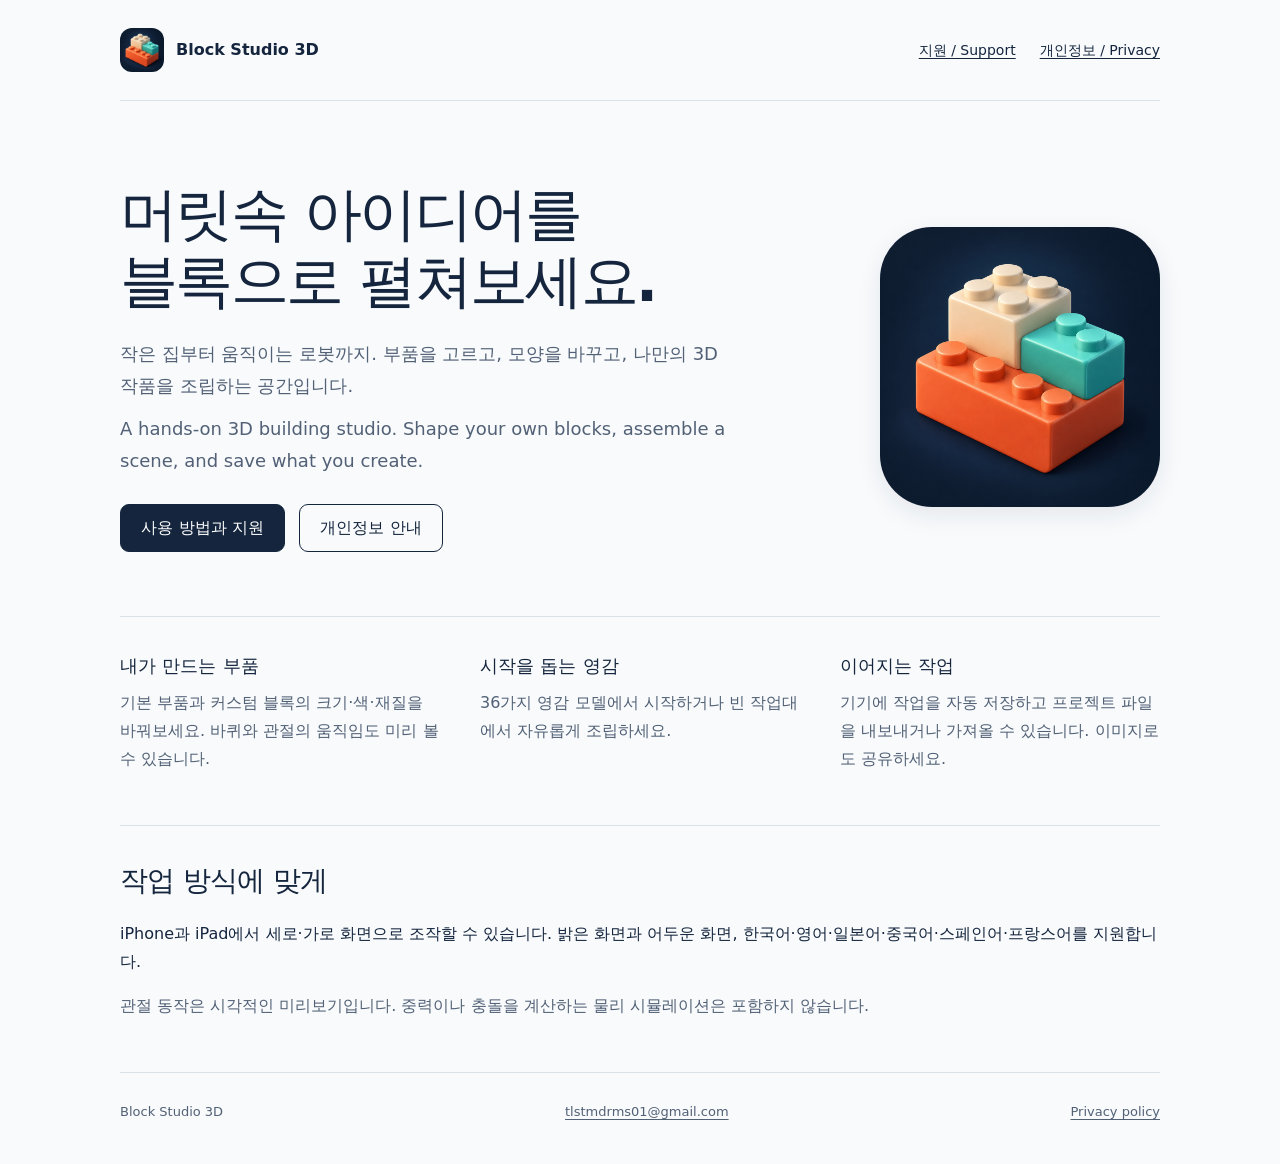
<file: index.html>
<!doctype html><html lang="ko"><head><meta charset="utf-8"><meta name="viewport" content="width=device-width,initial-scale=1"><meta name="description" content="Block Studio 3D 공식 지원 및 개인정보 안내. 나만의 블록을 만들고 3D 작품을 조립하세요."><title>Block Studio 3D — 만들고, 조립하고, 나누세요</title><link rel="icon" href="app-icon.png"><link rel="stylesheet" href="style.css"></head><body><a class="skip" href="#main">본문으로 이동</a><header><a class="brand" href="./"><img src="app-icon.png" alt="" width="44" height="44">Block Studio 3D</a><nav aria-label="주요 메뉴"><a href="support.html">지원 / Support</a><a href="privacy.html">개인정보 / Privacy</a></nav></header><main id="main"><div class="hero"><div><h1>머릿속 아이디어를<br>블록으로 펼쳐보세요.</h1><p>작은 집부터 움직이는 로봇까지. 부품을 고르고, 모양을 바꾸고, 나만의 3D 작품을 조립하는 공간입니다.</p><p lang="en">A hands-on 3D building studio. Shape your own blocks, assemble a scene, and save what you create.</p><div class="actions"><a class="button primary" href="support.html">사용 방법과 지원</a><a class="button" href="privacy.html">개인정보 안내</a></div></div><img class="hero-icon" src="app-icon.png" alt="주황색, 아이보리색, 청록색 블록으로 조립한 Block Studio 3D 앱 아이콘" width="280" height="280"></div><section class="features" aria-label="앱 기능"><div><h3>내가 만드는 부품</h3><p>기본 부품과 커스텀 블록의 크기·색·재질을 바꿔보세요. 바퀴와 관절의 움직임도 미리 볼 수 있습니다.</p></div><div><h3>시작을 돕는 영감</h3><p>36가지 영감 모델에서 시작하거나 빈 작업대에서 자유롭게 조립하세요.</p></div><div><h3>이어지는 작업</h3><p>기기에 작업을 자동 저장하고 프로젝트 파일을 내보내거나 가져올 수 있습니다. 이미지로도 공유하세요.</p></div></section><section><h2>작업 방식에 맞게</h2><p>iPhone과 iPad에서 세로·가로 화면으로 조작할 수 있습니다. 밝은 화면과 어두운 화면, 한국어·영어·일본어·중국어·스페인어·프랑스어를 지원합니다.</p><p class="note">관절 동작은 시각적인 미리보기입니다. 중력이나 충돌을 계산하는 물리 시뮬레이션은 포함하지 않습니다.</p></section></main><footer><span>Block Studio 3D</span><a href="mailto:tlstmdrms01@gmail.com">tlstmdrms01@gmail.com</a><a href="privacy.html">Privacy policy</a></footer></body></html>
</file>
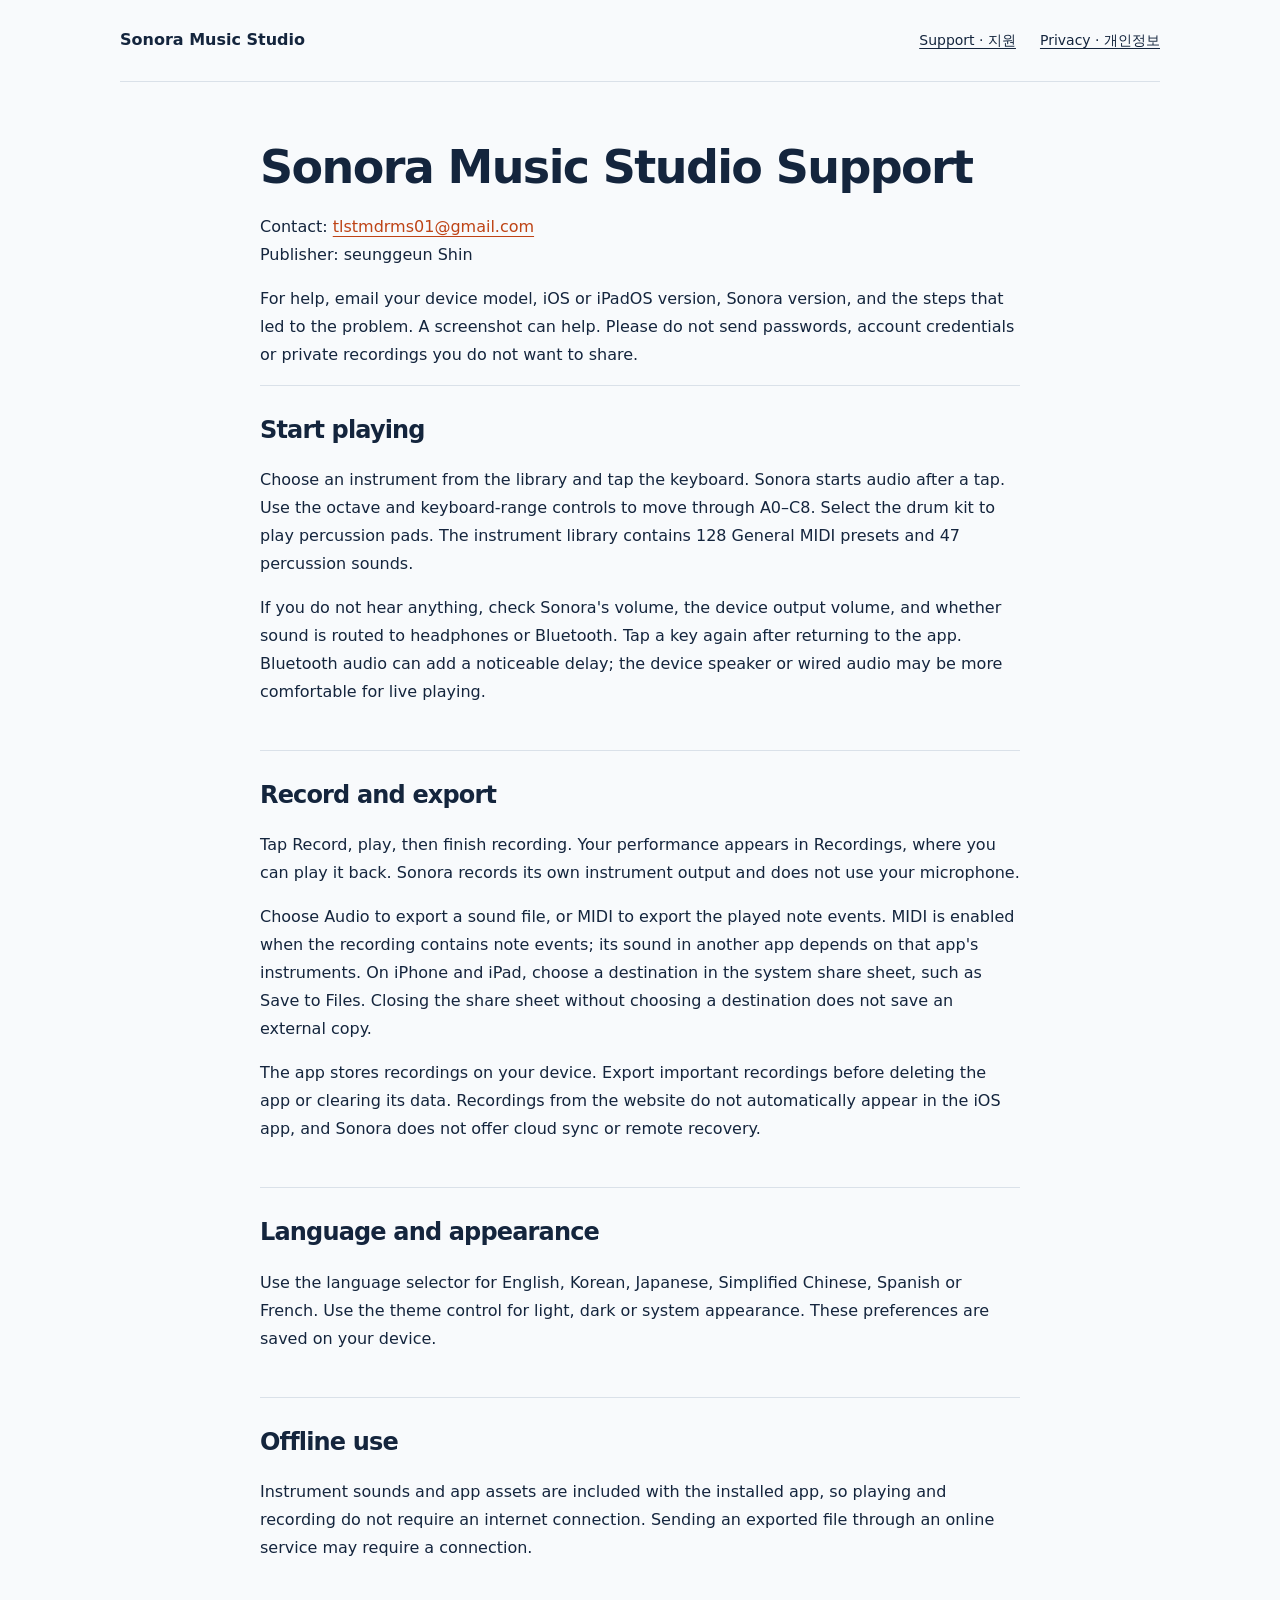
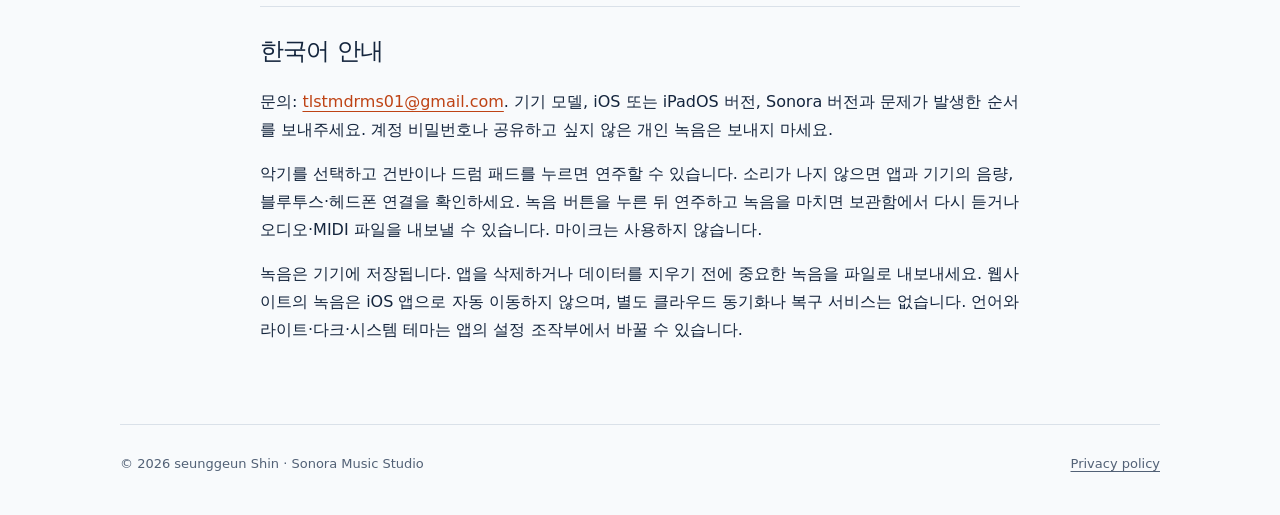
<file: sonora/index.html>
<!doctype html>
<html lang="en">
<head><meta charset="utf-8"><meta name="viewport" content="width=device-width,initial-scale=1"><meta name="description" content="Sonora Music Studio support for iPhone and iPad."><title>Support — Sonora Music Studio</title><link rel="stylesheet" href="../style.css"></head>
<body><a class="skip" href="#main">Skip to content</a><header><a class="brand" href="./">Sonora Music Studio</a><nav aria-label="Support navigation"><a href="./" aria-current="page">Support · 지원</a><a href="privacy.html">Privacy · 개인정보</a></nav></header><main id="main" class="document">
<h1>Sonora Music Studio Support</h1>
<p>Contact: <a href="mailto:tlstmdrms01@gmail.com">tlstmdrms01@gmail.com</a><br>Publisher: seunggeun Shin</p>
<p>For help, email your device model, iOS or iPadOS version, Sonora version, and the steps that led to the problem. A screenshot can help. Please do not send passwords, account credentials or private recordings you do not want to share.</p>
<section><h2>Start playing</h2>
<p>Choose an instrument from the library and tap the keyboard. Sonora starts audio after a tap. Use the octave and keyboard-range controls to move through A0–C8. Select the drum kit to play percussion pads. The instrument library contains 128 General MIDI presets and 47 percussion sounds.</p>
<p>If you do not hear anything, check Sonora's volume, the device output volume, and whether sound is routed to headphones or Bluetooth. Tap a key again after returning to the app. Bluetooth audio can add a noticeable delay; the device speaker or wired audio may be more comfortable for live playing.</p>
</section>
<section><h2>Record and export</h2>
<p>Tap Record, play, then finish recording. Your performance appears in Recordings, where you can play it back. Sonora records its own instrument output and does not use your microphone.</p>
<p>Choose Audio to export a sound file, or MIDI to export the played note events. MIDI is enabled when the recording contains note events; its sound in another app depends on that app's instruments. On iPhone and iPad, choose a destination in the system share sheet, such as Save to Files. Closing the share sheet without choosing a destination does not save an external copy.</p>
<p>The app stores recordings on your device. Export important recordings before deleting the app or clearing its data. Recordings from the website do not automatically appear in the iOS app, and Sonora does not offer cloud sync or remote recovery.</p>
</section>
<section><h2>Language and appearance</h2>
<p>Use the language selector for English, Korean, Japanese, Simplified Chinese, Spanish or French. Use the theme control for light, dark or system appearance. These preferences are saved on your device.</p>
</section>
<section><h2>Offline use</h2>
<p>Instrument sounds and app assets are included with the installed app, so playing and recording do not require an internet connection. Sending an exported file through an online service may require a connection.</p>
</section>
<section id="korean" lang="ko"><h2>한국어 안내</h2>
<p>문의: <a href="mailto:tlstmdrms01@gmail.com">tlstmdrms01@gmail.com</a>. 기기 모델, iOS 또는 iPadOS 버전, Sonora 버전과 문제가 발생한 순서를 보내주세요. 계정 비밀번호나 공유하고 싶지 않은 개인 녹음은 보내지 마세요.</p>
<p>악기를 선택하고 건반이나 드럼 패드를 누르면 연주할 수 있습니다. 소리가 나지 않으면 앱과 기기의 음량, 블루투스·헤드폰 연결을 확인하세요. 녹음 버튼을 누른 뒤 연주하고 녹음을 마치면 보관함에서 다시 듣거나 오디오·MIDI 파일을 내보낼 수 있습니다. 마이크는 사용하지 않습니다.</p>
<p>녹음은 기기에 저장됩니다. 앱을 삭제하거나 데이터를 지우기 전에 중요한 녹음을 파일로 내보내세요. 웹사이트의 녹음은 iOS 앱으로 자동 이동하지 않으며, 별도 클라우드 동기화나 복구 서비스는 없습니다. 언어와 라이트·다크·시스템 테마는 앱의 설정 조작부에서 바꿀 수 있습니다.</p>
</section>

</main><footer><span>© 2026 seunggeun Shin · Sonora Music Studio</span><a href="privacy.html">Privacy policy</a></footer></body></html>
</file>
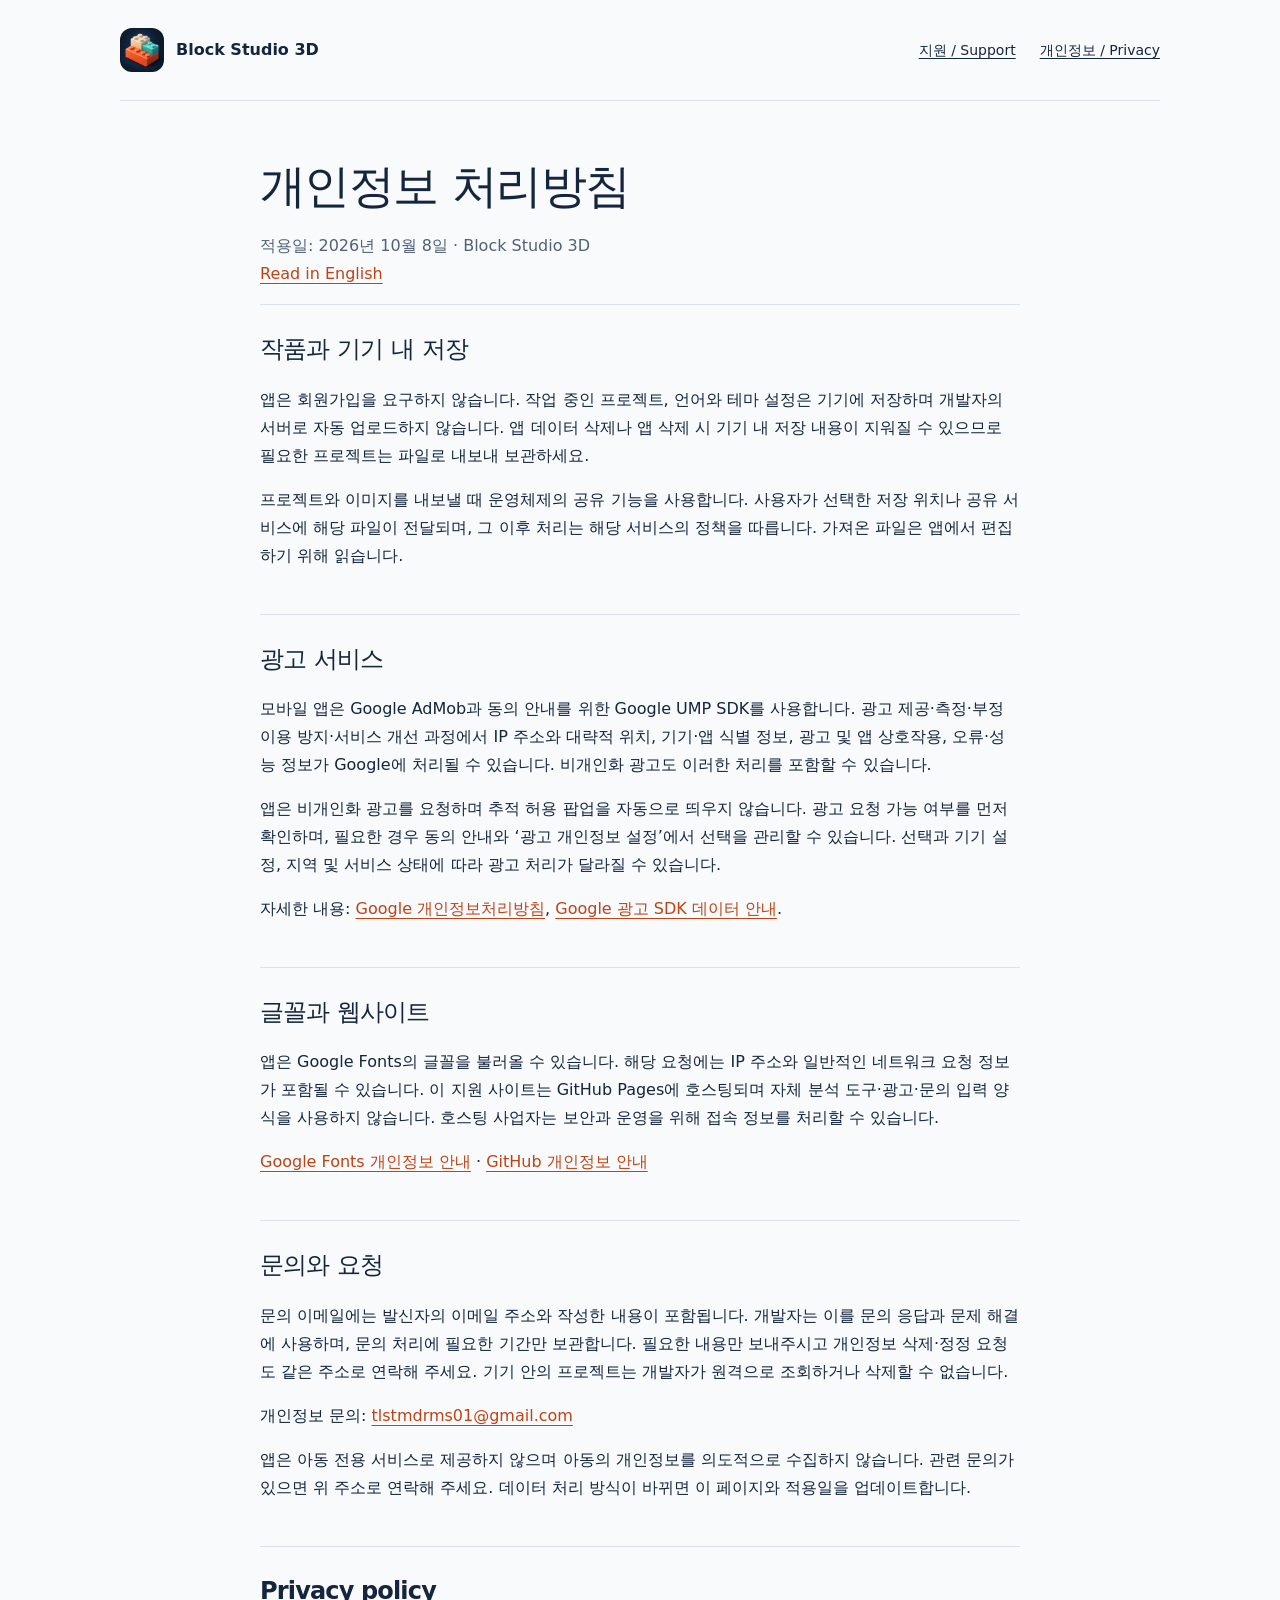
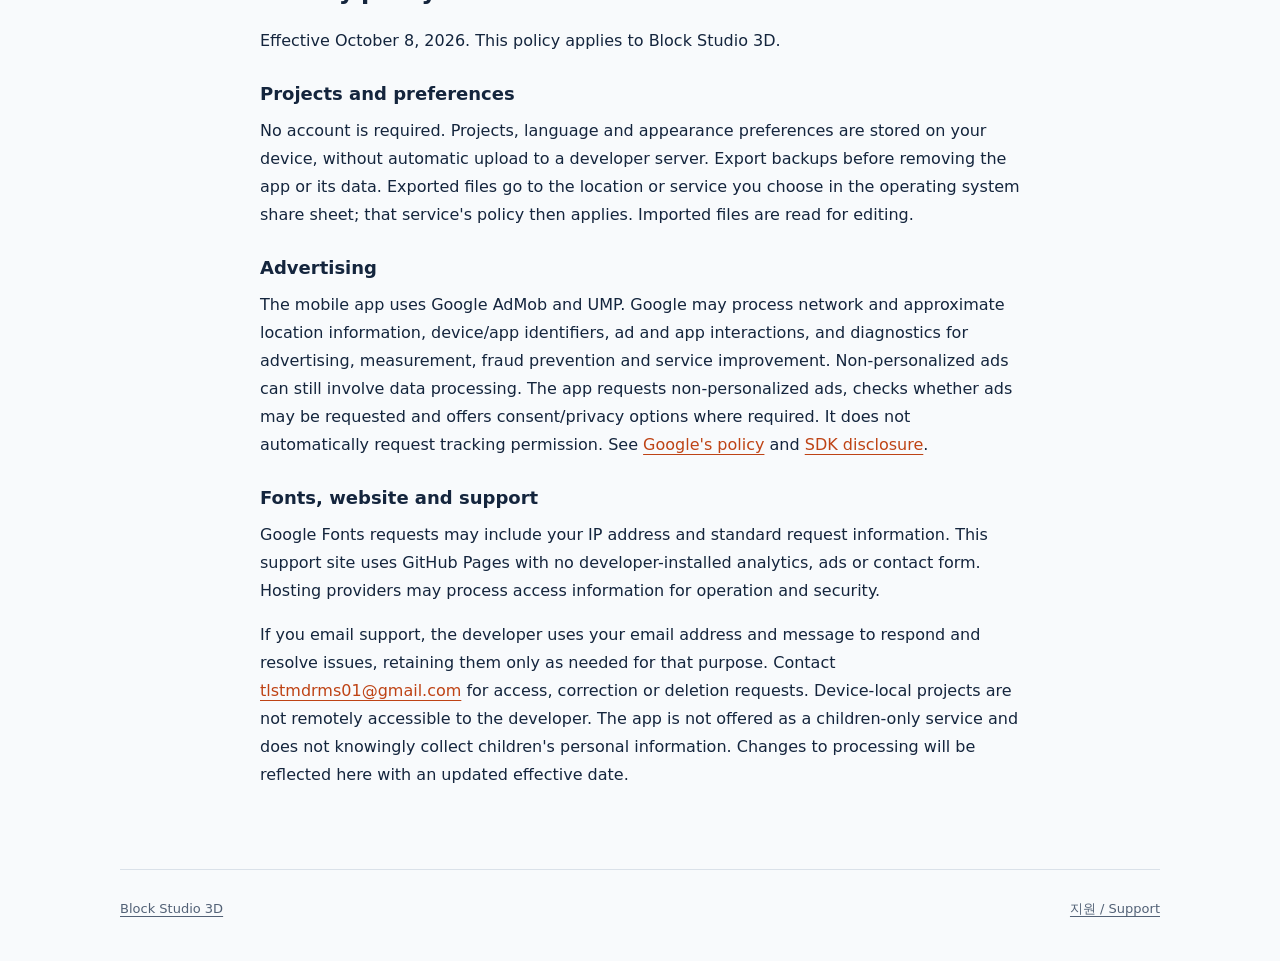
<file: privacy.html>
<!doctype html><html lang="ko"><head><meta charset="utf-8"><meta name="viewport" content="width=device-width,initial-scale=1"><title>개인정보 처리방침 / Privacy policy — Block Studio 3D</title><link rel="icon" href="app-icon.png"><link rel="stylesheet" href="style.css"></head><body><a class="skip" href="#main">본문으로 이동</a><header><a class="brand" href="./"><img src="app-icon.png" alt="" width="44" height="44">Block Studio 3D</a><nav aria-label="주요 메뉴"><a href="support.html">지원 / Support</a><a href="privacy.html" aria-current="page">개인정보 / Privacy</a></nav></header><main id="main" class="document"><h1>개인정보 처리방침</h1><p class="note">적용일: 2026년 10월 8일 · Block Studio 3D<br><a href="#english" lang="en">Read in English</a></p><section><h2>작품과 기기 내 저장</h2><p>앱은 회원가입을 요구하지 않습니다. 작업 중인 프로젝트, 언어와 테마 설정은 기기에 저장하며 개발자의 서버로 자동 업로드하지 않습니다. 앱 데이터 삭제나 앱 삭제 시 기기 내 저장 내용이 지워질 수 있으므로 필요한 프로젝트는 파일로 내보내 보관하세요.</p><p>프로젝트와 이미지를 내보낼 때 운영체제의 공유 기능을 사용합니다. 사용자가 선택한 저장 위치나 공유 서비스에 해당 파일이 전달되며, 그 이후 처리는 해당 서비스의 정책을 따릅니다. 가져온 파일은 앱에서 편집하기 위해 읽습니다.</p></section><section><h2>광고 서비스</h2><p>모바일 앱은 Google AdMob과 동의 안내를 위한 Google UMP SDK를 사용합니다. 광고 제공·측정·부정 이용 방지·서비스 개선 과정에서 IP 주소와 대략적 위치, 기기·앱 식별 정보, 광고 및 앱 상호작용, 오류·성능 정보가 Google에 처리될 수 있습니다. 비개인화 광고도 이러한 처리를 포함할 수 있습니다.</p><p>앱은 비개인화 광고를 요청하며 추적 허용 팝업을 자동으로 띄우지 않습니다. 광고 요청 가능 여부를 먼저 확인하며, 필요한 경우 동의 안내와 ‘광고 개인정보 설정’에서 선택을 관리할 수 있습니다. 선택과 기기 설정, 지역 및 서비스 상태에 따라 광고 처리가 달라질 수 있습니다.</p><p>자세한 내용: <a href="https://policies.google.com/privacy">Google 개인정보처리방침</a>, <a href="https://developers.google.com/admob/ios/privacy/data-disclosure">Google 광고 SDK 데이터 안내</a>.</p></section><section><h2>글꼴과 웹사이트</h2><p>앱은 Google Fonts의 글꼴을 불러올 수 있습니다. 해당 요청에는 IP 주소와 일반적인 네트워크 요청 정보가 포함될 수 있습니다. 이 지원 사이트는 GitHub Pages에 호스팅되며 자체 분석 도구·광고·문의 입력 양식을 사용하지 않습니다. 호스팅 사업자는 보안과 운영을 위해 접속 정보를 처리할 수 있습니다.</p><p><a href="https://developers.google.com/fonts/faq/privacy">Google Fonts 개인정보 안내</a> · <a href="https://docs.github.com/en/site-policy/privacy-policies/github-general-privacy-statement">GitHub 개인정보 안내</a></p></section><section><h2>문의와 요청</h2><p>문의 이메일에는 발신자의 이메일 주소와 작성한 내용이 포함됩니다. 개발자는 이를 문의 응답과 문제 해결에 사용하며, 문의 처리에 필요한 기간만 보관합니다. 필요한 내용만 보내주시고 개인정보 삭제·정정 요청도 같은 주소로 연락해 주세요. 기기 안의 프로젝트는 개발자가 원격으로 조회하거나 삭제할 수 없습니다.</p><p>개인정보 문의: <a href="mailto:tlstmdrms01@gmail.com">tlstmdrms01@gmail.com</a></p><p>앱은 아동 전용 서비스로 제공하지 않으며 아동의 개인정보를 의도적으로 수집하지 않습니다. 관련 문의가 있으면 위 주소로 연락해 주세요. 데이터 처리 방식이 바뀌면 이 페이지와 적용일을 업데이트합니다.</p></section><section id="english" lang="en"><h2>Privacy policy</h2><p>Effective October 8, 2026. This policy applies to Block Studio 3D.</p><h3>Projects and preferences</h3><p>No account is required. Projects, language and appearance preferences are stored on your device, without automatic upload to a developer server. Export backups before removing the app or its data. Exported files go to the location or service you choose in the operating system share sheet; that service's policy then applies. Imported files are read for editing.</p><h3>Advertising</h3><p>The mobile app uses Google AdMob and UMP. Google may process network and approximate location information, device/app identifiers, ad and app interactions, and diagnostics for advertising, measurement, fraud prevention and service improvement. Non-personalized ads can still involve data processing. The app requests non-personalized ads, checks whether ads may be requested and offers consent/privacy options where required. It does not automatically request tracking permission. See <a href="https://policies.google.com/privacy">Google's policy</a> and <a href="https://developers.google.com/admob/ios/privacy/data-disclosure">SDK disclosure</a>.</p><h3>Fonts, website and support</h3><p>Google Fonts requests may include your IP address and standard request information. This support site uses GitHub Pages with no developer-installed analytics, ads or contact form. Hosting providers may process access information for operation and security.</p><p>If you email support, the developer uses your email address and message to respond and resolve issues, retaining them only as needed for that purpose. Contact <a href="mailto:tlstmdrms01@gmail.com">tlstmdrms01@gmail.com</a> for access, correction or deletion requests. Device-local projects are not remotely accessible to the developer. The app is not offered as a children-only service and does not knowingly collect children's personal information. Changes to processing will be reflected here with an updated effective date.</p></section></main><footer><a href="./">Block Studio 3D</a><a href="support.html">지원 / Support</a></footer></body></html>
</file>
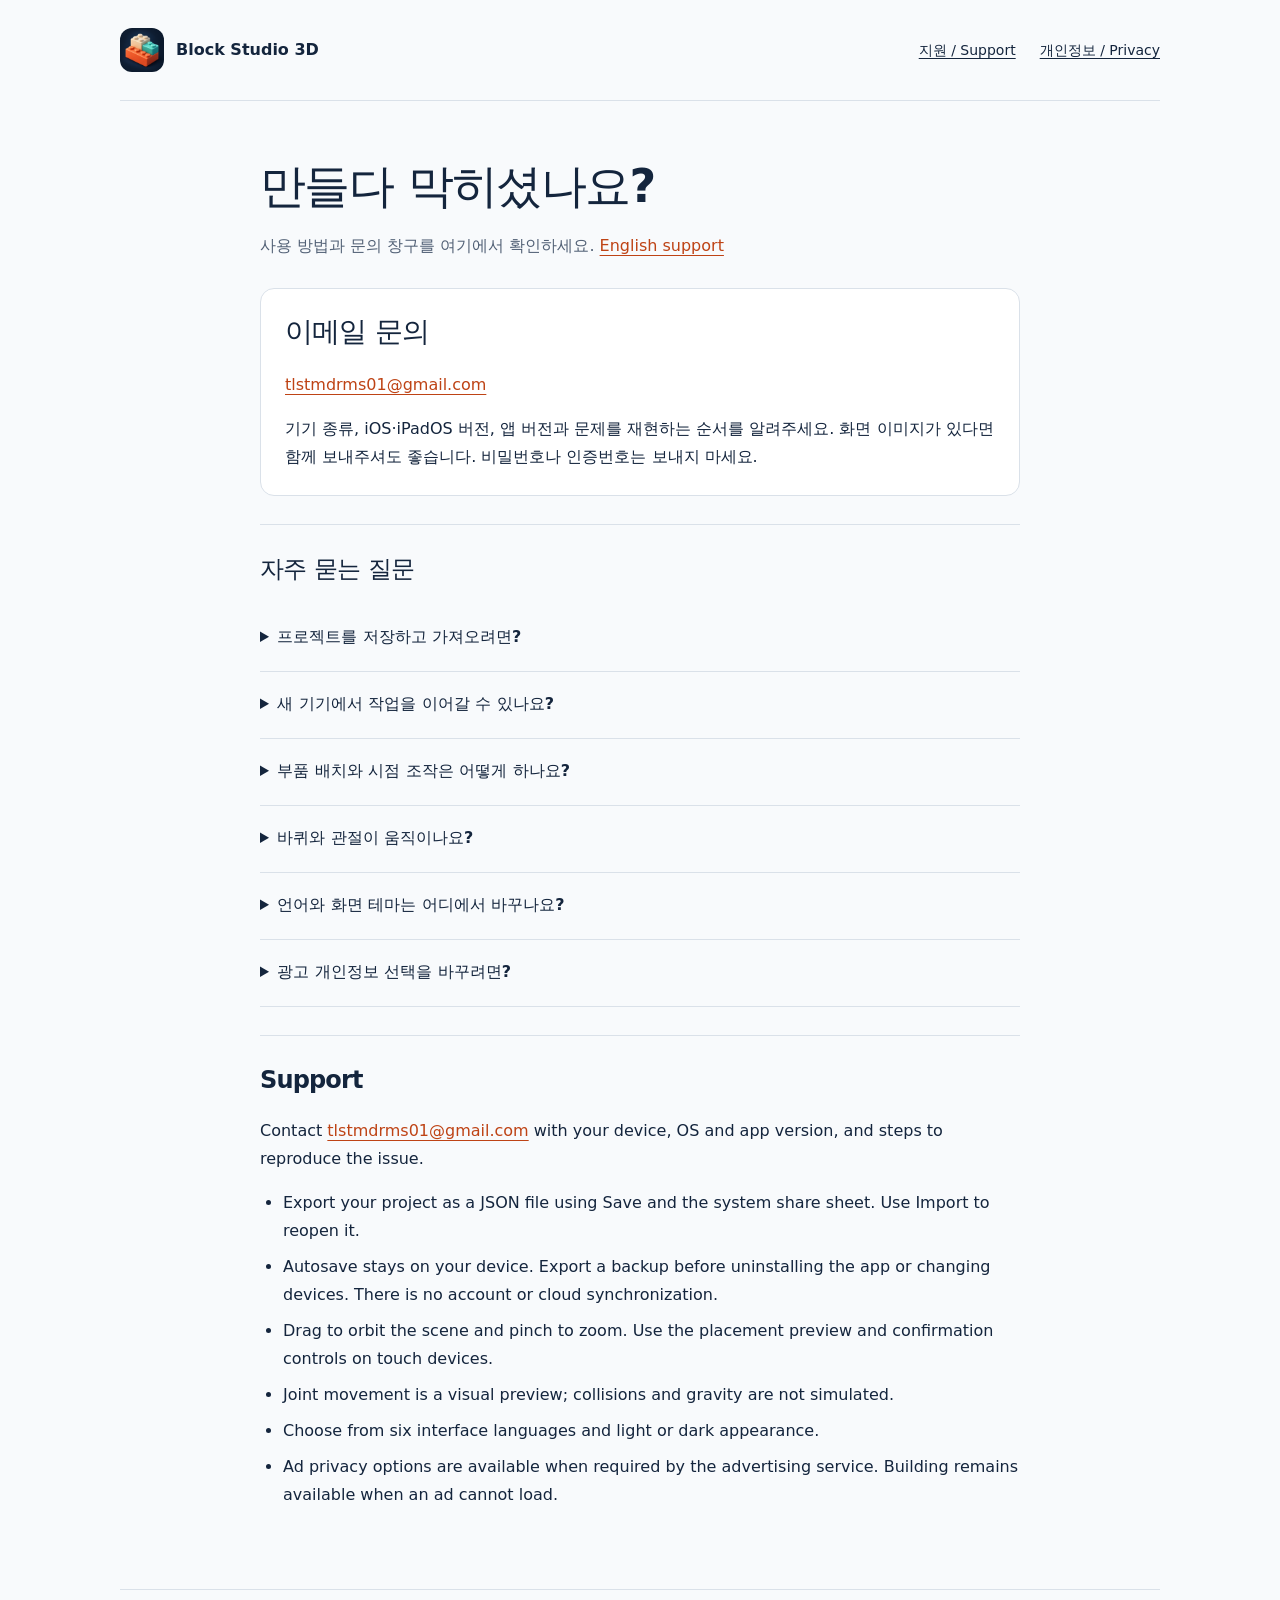
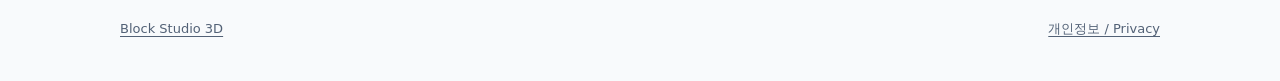
<file: support.html>
<!doctype html><html lang="ko"><head><meta charset="utf-8"><meta name="viewport" content="width=device-width,initial-scale=1"><title>지원 / Support — Block Studio 3D</title><link rel="icon" href="app-icon.png"><link rel="stylesheet" href="style.css"></head><body><a class="skip" href="#main">본문으로 이동</a><header><a class="brand" href="./"><img src="app-icon.png" alt="" width="44" height="44">Block Studio 3D</a><nav aria-label="주요 메뉴"><a href="support.html" aria-current="page">지원 / Support</a><a href="privacy.html">개인정보 / Privacy</a></nav></header><main id="main" class="document"><h1>만들다 막히셨나요?</h1><p class="note">사용 방법과 문의 창구를 여기에서 확인하세요. <a href="#english" lang="en">English support</a></p><div class="contact"><h2>이메일 문의</h2><p><a href="mailto:tlstmdrms01@gmail.com?subject=Block%20Studio%203D%20Support">tlstmdrms01@gmail.com</a></p><p>기기 종류, iOS·iPadOS 버전, 앱 버전과 문제를 재현하는 순서를 알려주세요. 화면 이미지가 있다면 함께 보내주셔도 좋습니다. 비밀번호나 인증번호는 보내지 마세요.</p></div><section><h2>자주 묻는 질문</h2><details><summary>프로젝트를 저장하고 가져오려면?</summary><p>앱의 저장 버튼으로 프로젝트 파일을 내보낸 뒤 공유 시트에서 ‘파일에 저장’을 선택하세요. 가져오기 버튼을 누르고 저장한 프로젝트 JSON 파일을 선택하면 다시 편집할 수 있습니다. 작업 중인 장면은 기기에도 자동 저장됩니다.</p></details><details><summary>새 기기에서 작업을 이어갈 수 있나요?</summary><p>자동 저장은 현재 기기에 보관됩니다. 기기를 바꾸거나 앱을 삭제하기 전에 프로젝트 파일을 내보내 별도로 보관하고, 새 기기의 앱에서 가져오세요. 앱 자체의 계정·클라우드 동기화는 제공하지 않습니다.</p></details><details><summary>부품 배치와 시점 조작은 어떻게 하나요?</summary><p>부품을 고르고 조립 도구에서 놓을 위치를 선택하세요. 터치 화면에서는 배치 미리보기와 확인 조작을 사용합니다. 화면을 드래그해 시점을 회전하고 두 손가락으로 확대·축소할 수 있습니다.</p></details><details><summary>바퀴와 관절이 움직이나요?</summary><p>바퀴와 관절 부품을 조립하고 동작 미리보기를 사용할 수 있습니다. 움직임은 연결된 부품의 자세를 보여주며, 실제 충돌이나 중력은 계산하지 않습니다.</p></details><details><summary>언어와 화면 테마는 어디에서 바꾸나요?</summary><p>앱의 언어 선택 메뉴에서 6개 언어를 선택하세요. 테마 버튼으로 밝은 화면과 어두운 화면을 전환할 수 있습니다. 선택은 기기에 저장됩니다.</p></details><details><summary>광고 개인정보 선택을 바꾸려면?</summary><p>광고 서비스에서 개인정보 선택이 필요한 지역과 조건에서는 앱의 ‘광고 개인정보 설정’을 이용할 수 있습니다. 광고를 불러오지 못하더라도 블록 편집 기능은 사용할 수 있습니다.</p></details></section><section id="english" lang="en"><h2>Support</h2><p>Contact <a href="mailto:tlstmdrms01@gmail.com?subject=Block%20Studio%203D%20Support">tlstmdrms01@gmail.com</a> with your device, OS and app version, and steps to reproduce the issue.</p><ul><li>Export your project as a JSON file using Save and the system share sheet. Use Import to reopen it.</li><li>Autosave stays on your device. Export a backup before uninstalling the app or changing devices. There is no account or cloud synchronization.</li><li>Drag to orbit the scene and pinch to zoom. Use the placement preview and confirmation controls on touch devices.</li><li>Joint movement is a visual preview; collisions and gravity are not simulated.</li><li>Choose from six interface languages and light or dark appearance.</li><li>Ad privacy options are available when required by the advertising service. Building remains available when an ad cannot load.</li></ul></section></main><footer><a href="./">Block Studio 3D</a><a href="privacy.html">개인정보 / Privacy</a></footer></body></html>
</file>
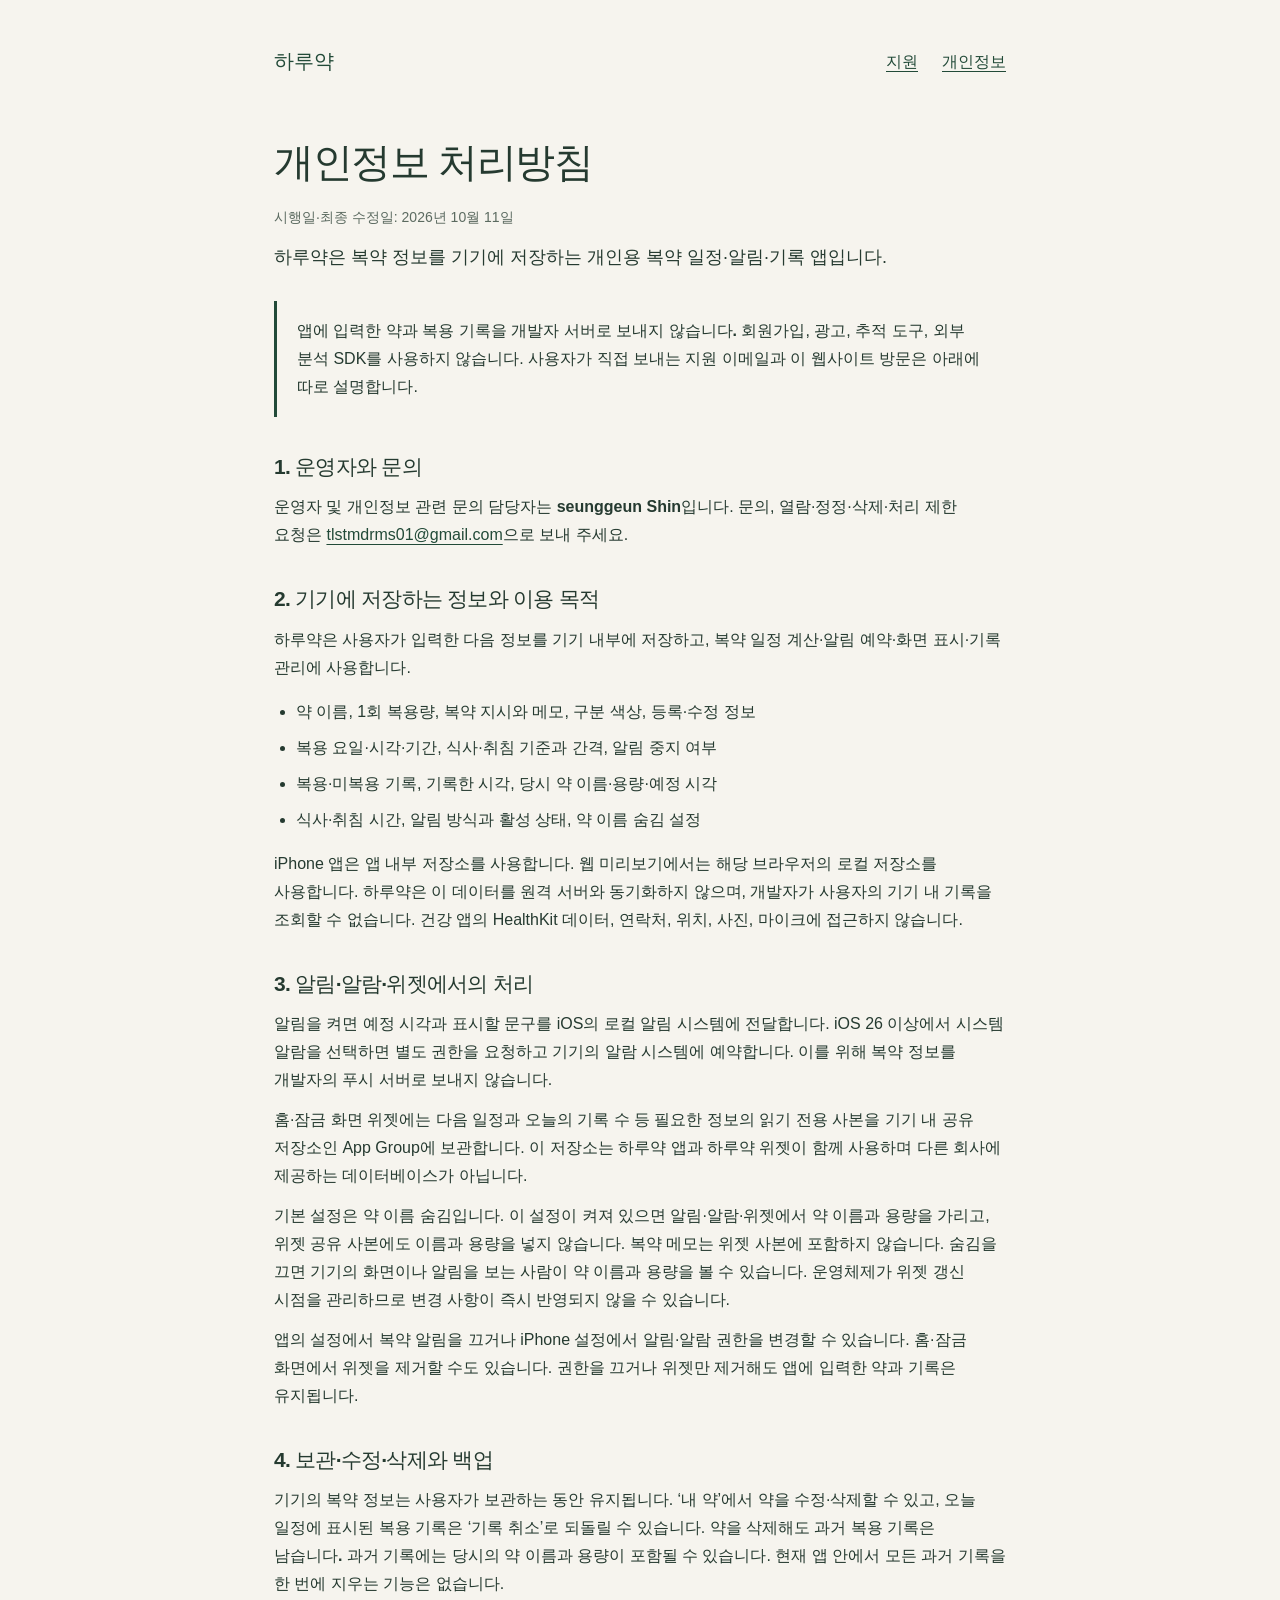
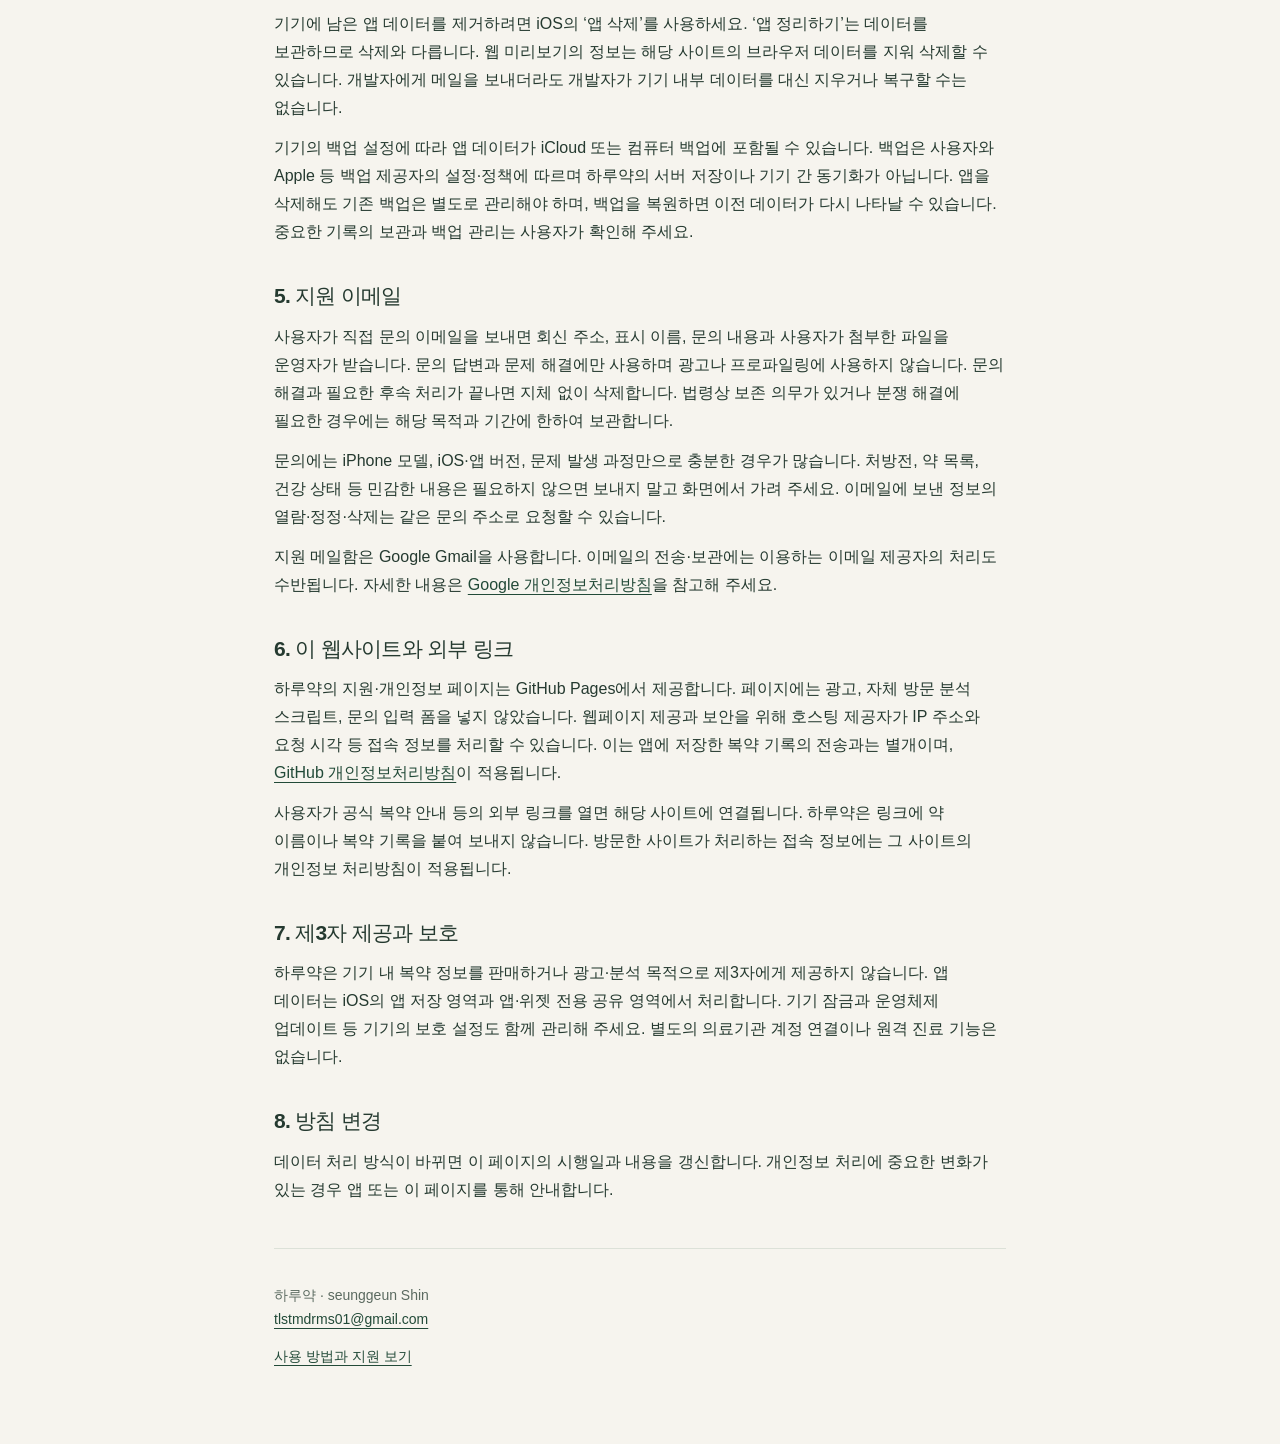
<file: haruyak/privacy.html>
<!doctype html>
<html lang="ko">
<head>
  <meta charset="utf-8">
  <meta name="viewport" content="width=device-width, initial-scale=1">
  <meta name="description" content="하루약의 기기 내 복약 정보 저장, 알림과 위젯, 데이터 삭제 및 문의 처리에 관한 개인정보 처리방침입니다.">
  <meta name="color-scheme" content="light">
  <meta name="referrer" content="no-referrer">
  <title>하루약 개인정보 처리방침</title>
  <style>
    :root{font-family:-apple-system,BlinkMacSystemFont,"Apple SD Gothic Neo","Malgun Gothic",sans-serif;color:#253a30;background:#f6f4ee;line-height:1.75;font-synthesis:none}*{box-sizing:border-box}body{margin:0}main{max-width:780px;margin:auto;padding:44px 24px 64px}nav{display:flex;gap:24px;align-items:center;margin-bottom:56px}nav strong{margin-right:auto;font-size:20px;color:#224a38}a{color:#224a38;text-underline-offset:4px;overflow-wrap:anywhere}a:focus-visible{outline:3px solid #224a38;outline-offset:5px}h1,h2{line-height:1.35;letter-spacing:-.035em;word-break:keep-all}h1{font-size:clamp(28px,6vw,40px);margin:0 0 16px}h2{font-size:21px;margin:36px 0 12px}p{margin:12px 0;word-break:keep-all;overflow-wrap:anywhere}ul{padding-left:22px}li{margin:8px 0}.date{color:#5b6a60;font-size:14px}.lead{font-size:18px}.summary{border-left:3px solid #224a38;padding:4px 20px;margin:28px 0}footer{border-top:1px solid #dce1d8;margin-top:44px;padding-top:22px;color:#5b6a60;font-size:14px}.skip{position:absolute;left:-9999px}.skip:focus{left:20px;top:12px;background:white;padding:10px;z-index:1}@media(max-width:480px){main{padding-top:28px}nav{gap:18px;margin-bottom:36px;font-size:14px}h2{font-size:20px}}
  </style>
</head>
<body>
<a class="skip" href="#content">본문으로 이동</a>
<main id="content">
  <nav aria-label="하루약 안내"><strong>하루약</strong><a href="support.html">지원</a><a href="privacy.html" aria-current="page">개인정보</a></nav>
  <h1>개인정보 처리방침</h1>
  <p class="date">시행일·최종 수정일: 2026년 10월 11일</p>
  <p class="lead">하루약은 복약 정보를 기기에 저장하는 개인용 복약 일정·알림·기록 앱입니다.</p>
  <div class="summary"><p><strong>앱에 입력한 약과 복용 기록을 개발자 서버로 보내지 않습니다.</strong> 회원가입, 광고, 추적 도구, 외부 분석 SDK를 사용하지 않습니다. 사용자가 직접 보내는 지원 이메일과 이 웹사이트 방문은 아래에 따로 설명합니다.</p></div>

  <h2>1. 운영자와 문의</h2>
  <p>운영자 및 개인정보 관련 문의 담당자는 <strong>seunggeun Shin</strong>입니다. 문의, 열람·정정·삭제·처리 제한 요청은 <a href="mailto:tlstmdrms01@gmail.com">tlstmdrms01@gmail.com</a>으로 보내 주세요.</p>

  <h2>2. 기기에 저장하는 정보와 이용 목적</h2>
  <p>하루약은 사용자가 입력한 다음 정보를 기기 내부에 저장하고, 복약 일정 계산·알림 예약·화면 표시·기록 관리에 사용합니다.</p>
  <ul>
    <li>약 이름, 1회 복용량, 복약 지시와 메모, 구분 색상, 등록·수정 정보</li>
    <li>복용 요일·시각·기간, 식사·취침 기준과 간격, 알림 중지 여부</li>
    <li>복용·미복용 기록, 기록한 시각, 당시 약 이름·용량·예정 시각</li>
    <li>식사·취침 시간, 알림 방식과 활성 상태, 약 이름 숨김 설정</li>
  </ul>
  <p>iPhone 앱은 앱 내부 저장소를 사용합니다. 웹 미리보기에서는 해당 브라우저의 로컬 저장소를 사용합니다. 하루약은 이 데이터를 원격 서버와 동기화하지 않으며, 개발자가 사용자의 기기 내 기록을 조회할 수 없습니다. 건강 앱의 HealthKit 데이터, 연락처, 위치, 사진, 마이크에 접근하지 않습니다.</p>

  <h2>3. 알림·알람·위젯에서의 처리</h2>
  <p>알림을 켜면 예정 시각과 표시할 문구를 iOS의 로컬 알림 시스템에 전달합니다. iOS 26 이상에서 시스템 알람을 선택하면 별도 권한을 요청하고 기기의 알람 시스템에 예약합니다. 이를 위해 복약 정보를 개발자의 푸시 서버로 보내지 않습니다.</p>
  <p>홈·잠금 화면 위젯에는 다음 일정과 오늘의 기록 수 등 필요한 정보의 읽기 전용 사본을 기기 내 공유 저장소인 App Group에 보관합니다. 이 저장소는 하루약 앱과 하루약 위젯이 함께 사용하며 다른 회사에 제공하는 데이터베이스가 아닙니다.</p>
  <p>기본 설정은 약 이름 숨김입니다. 이 설정이 켜져 있으면 알림·알람·위젯에서 약 이름과 용량을 가리고, 위젯 공유 사본에도 이름과 용량을 넣지 않습니다. 복약 메모는 위젯 사본에 포함하지 않습니다. 숨김을 끄면 기기의 화면이나 알림을 보는 사람이 약 이름과 용량을 볼 수 있습니다. 운영체제가 위젯 갱신 시점을 관리하므로 변경 사항이 즉시 반영되지 않을 수 있습니다.</p>
  <p>앱의 설정에서 복약 알림을 끄거나 iPhone 설정에서 알림·알람 권한을 변경할 수 있습니다. 홈·잠금 화면에서 위젯을 제거할 수도 있습니다. 권한을 끄거나 위젯만 제거해도 앱에 입력한 약과 기록은 유지됩니다.</p>

  <h2>4. 보관·수정·삭제와 백업</h2>
  <p>기기의 복약 정보는 사용자가 보관하는 동안 유지됩니다. ‘내 약’에서 약을 수정·삭제할 수 있고, 오늘 일정에 표시된 복용 기록은 ‘기록 취소’로 되돌릴 수 있습니다. <strong>약을 삭제해도 과거 복용 기록은 남습니다.</strong> 과거 기록에는 당시의 약 이름과 용량이 포함될 수 있습니다. 현재 앱 안에서 모든 과거 기록을 한 번에 지우는 기능은 없습니다.</p>
  <p>기기에 남은 앱 데이터를 제거하려면 iOS의 ‘앱 삭제’를 사용하세요. ‘앱 정리하기’는 데이터를 보관하므로 삭제와 다릅니다. 웹 미리보기의 정보는 해당 사이트의 브라우저 데이터를 지워 삭제할 수 있습니다. 개발자에게 메일을 보내더라도 개발자가 기기 내부 데이터를 대신 지우거나 복구할 수는 없습니다.</p>
  <p>기기의 백업 설정에 따라 앱 데이터가 iCloud 또는 컴퓨터 백업에 포함될 수 있습니다. 백업은 사용자와 Apple 등 백업 제공자의 설정·정책에 따르며 하루약의 서버 저장이나 기기 간 동기화가 아닙니다. 앱을 삭제해도 기존 백업은 별도로 관리해야 하며, 백업을 복원하면 이전 데이터가 다시 나타날 수 있습니다. 중요한 기록의 보관과 백업 관리는 사용자가 확인해 주세요.</p>

  <h2>5. 지원 이메일</h2>
  <p>사용자가 직접 문의 이메일을 보내면 회신 주소, 표시 이름, 문의 내용과 사용자가 첨부한 파일을 운영자가 받습니다. 문의 답변과 문제 해결에만 사용하며 광고나 프로파일링에 사용하지 않습니다. 문의 해결과 필요한 후속 처리가 끝나면 지체 없이 삭제합니다. 법령상 보존 의무가 있거나 분쟁 해결에 필요한 경우에는 해당 목적과 기간에 한하여 보관합니다.</p>
  <p>문의에는 iPhone 모델, iOS·앱 버전, 문제 발생 과정만으로 충분한 경우가 많습니다. 처방전, 약 목록, 건강 상태 등 민감한 내용은 필요하지 않으면 보내지 말고 화면에서 가려 주세요. 이메일에 보낸 정보의 열람·정정·삭제는 같은 문의 주소로 요청할 수 있습니다.</p>
  <p>지원 메일함은 Google Gmail을 사용합니다. 이메일의 전송·보관에는 이용하는 이메일 제공자의 처리도 수반됩니다. 자세한 내용은 <a href="https://policies.google.com/privacy?hl=ko" rel="noreferrer">Google 개인정보처리방침</a>을 참고해 주세요.</p>

  <h2>6. 이 웹사이트와 외부 링크</h2>
  <p>하루약의 지원·개인정보 페이지는 GitHub Pages에서 제공합니다. 페이지에는 광고, 자체 방문 분석 스크립트, 문의 입력 폼을 넣지 않았습니다. 웹페이지 제공과 보안을 위해 호스팅 제공자가 IP 주소와 요청 시각 등 접속 정보를 처리할 수 있습니다. 이는 앱에 저장한 복약 기록의 전송과는 별개이며, <a href="https://docs.github.com/en/site-policy/privacy-policies/github-general-privacy-statement" rel="noreferrer">GitHub 개인정보처리방침</a>이 적용됩니다.</p>
  <p>사용자가 공식 복약 안내 등의 외부 링크를 열면 해당 사이트에 연결됩니다. 하루약은 링크에 약 이름이나 복약 기록을 붙여 보내지 않습니다. 방문한 사이트가 처리하는 접속 정보에는 그 사이트의 개인정보 처리방침이 적용됩니다.</p>

  <h2>7. 제3자 제공과 보호</h2>
  <p>하루약은 기기 내 복약 정보를 판매하거나 광고·분석 목적으로 제3자에게 제공하지 않습니다. 앱 데이터는 iOS의 앱 저장 영역과 앱·위젯 전용 공유 영역에서 처리합니다. 기기 잠금과 운영체제 업데이트 등 기기의 보호 설정도 함께 관리해 주세요. 별도의 의료기관 계정 연결이나 원격 진료 기능은 없습니다.</p>

  <h2>8. 방침 변경</h2>
  <p>데이터 처리 방식이 바뀌면 이 페이지의 시행일과 내용을 갱신합니다. 개인정보 처리에 중요한 변화가 있는 경우 앱 또는 이 페이지를 통해 안내합니다.</p>
  <footer><p>하루약 · seunggeun Shin<br><a href="mailto:tlstmdrms01@gmail.com">tlstmdrms01@gmail.com</a></p><p><a href="support.html">사용 방법과 지원 보기</a></p></footer>
</main>
</body>
</html>
</file>
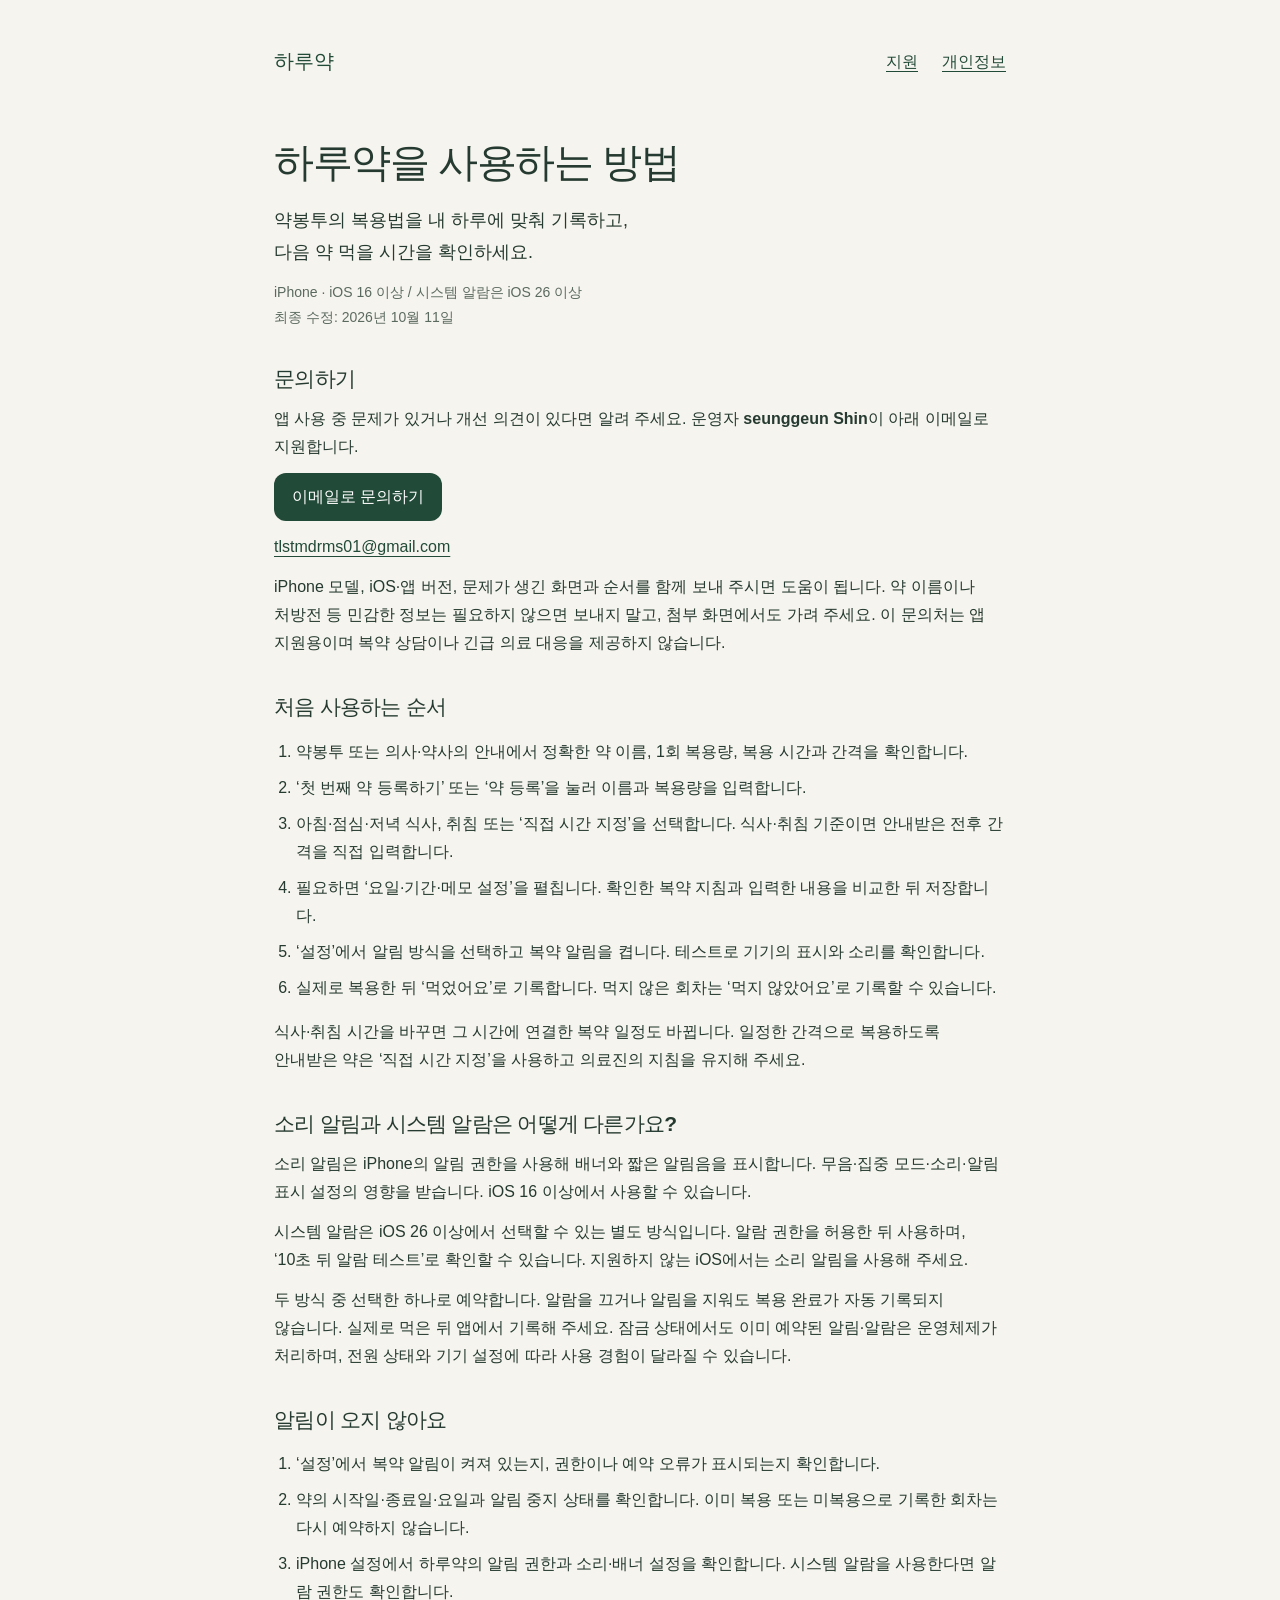
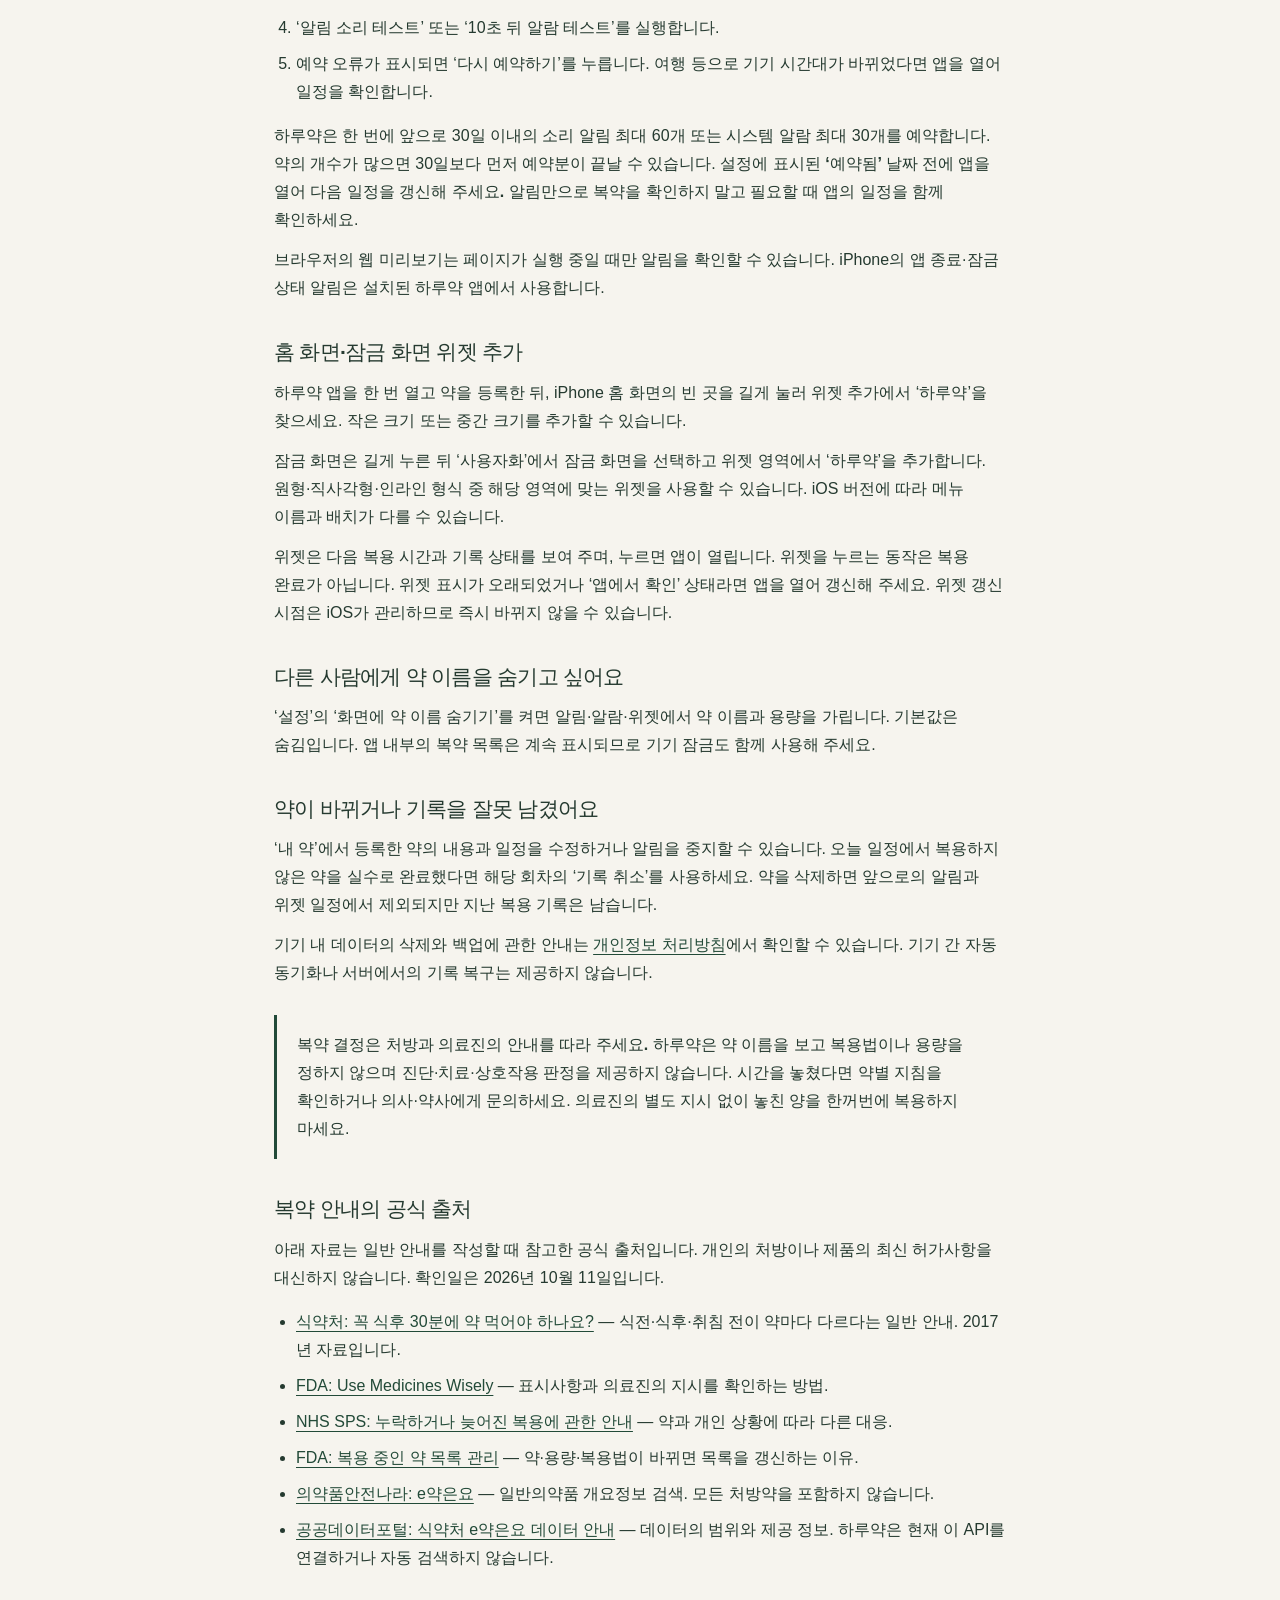
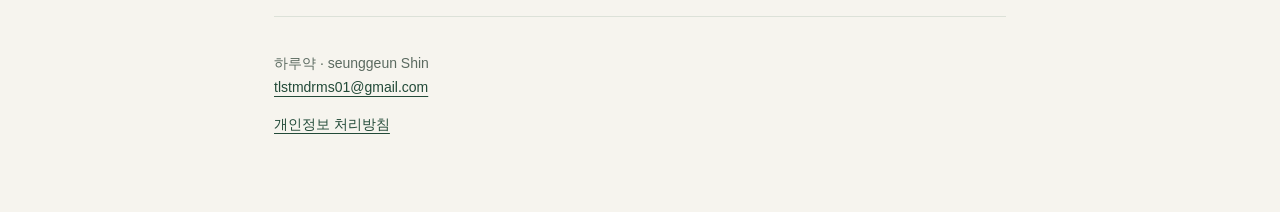
<file: haruyak/support.html>
<!doctype html>
<html lang="ko">
<head>
  <meta charset="utf-8">
  <meta name="viewport" content="width=device-width, initial-scale=1">
  <meta name="description" content="하루약 복약 일정 등록, 알림·시스템 알람, 홈·잠금 화면 위젯, 기록 관리와 문의 방법입니다.">
  <meta name="color-scheme" content="light">
  <meta name="referrer" content="no-referrer">
  <title>하루약 지원</title>
  <style>
    :root{font-family:-apple-system,BlinkMacSystemFont,"Apple SD Gothic Neo","Malgun Gothic",sans-serif;color:#253a30;background:#f6f4ee;line-height:1.75;font-synthesis:none}*{box-sizing:border-box}body{margin:0}main{max-width:780px;margin:auto;padding:44px 24px 64px}nav{display:flex;gap:24px;align-items:center;margin-bottom:56px}nav strong{margin-right:auto;font-size:20px;color:#224a38}a{color:#224a38;text-underline-offset:4px;overflow-wrap:anywhere}a:focus-visible{outline:3px solid #224a38;outline-offset:5px}h1,h2{line-height:1.35;letter-spacing:-.035em;word-break:keep-all}h1{font-size:clamp(28px,6vw,40px);margin:0 0 16px}h2{font-size:21px;margin:36px 0 12px}p{margin:12px 0;word-break:keep-all;overflow-wrap:anywhere}ul,ol{padding-left:22px}li{margin:8px 0}.date{color:#5b6a60;font-size:14px}.lead{font-size:18px}.contact{display:inline-block;min-height:48px;padding:10px 18px;border-radius:12px;color:white;background:#224a38;text-decoration:none}.summary{border-left:3px solid #224a38;padding:4px 20px;margin:28px 0}footer{border-top:1px solid #dce1d8;margin-top:44px;padding-top:22px;color:#5b6a60;font-size:14px}.skip{position:absolute;left:-9999px}.skip:focus{left:20px;top:12px;background:white;padding:10px;z-index:1}@media(max-width:480px){main{padding-top:28px}nav{gap:18px;margin-bottom:36px;font-size:14px}h2{font-size:20px}}
  </style>
</head>
<body>
<a class="skip" href="#content">본문으로 이동</a>
<main id="content">
  <nav aria-label="하루약 안내"><strong>하루약</strong><a href="support.html" aria-current="page">지원</a><a href="privacy.html">개인정보</a></nav>
  <h1>하루약을 사용하는 방법</h1>
  <p class="lead">약봉투의 복용법을 내 하루에 맞춰 기록하고,<br>다음 약 먹을 시간을 확인하세요.</p>
  <p class="date">iPhone · iOS 16 이상 / 시스템 알람은 iOS 26 이상<br>최종 수정: 2026년 10월 11일</p>

  <h2>문의하기</h2>
  <p>앱 사용 중 문제가 있거나 개선 의견이 있다면 알려 주세요. 운영자 <strong>seunggeun Shin</strong>이 아래 이메일로 지원합니다.</p>
  <p><a class="contact" href="mailto:tlstmdrms01@gmail.com?subject=%ED%95%98%EB%A3%A8%EC%95%BD%20%EB%AC%B8%EC%9D%98">이메일로 문의하기</a></p>
  <p><a href="mailto:tlstmdrms01@gmail.com">tlstmdrms01@gmail.com</a></p>
  <p>iPhone 모델, iOS·앱 버전, 문제가 생긴 화면과 순서를 함께 보내 주시면 도움이 됩니다. 약 이름이나 처방전 등 민감한 정보는 필요하지 않으면 보내지 말고, 첨부 화면에서도 가려 주세요. 이 문의처는 앱 지원용이며 복약 상담이나 긴급 의료 대응을 제공하지 않습니다.</p>

  <h2>처음 사용하는 순서</h2>
  <ol>
    <li>약봉투 또는 의사·약사의 안내에서 정확한 약 이름, 1회 복용량, 복용 시간과 간격을 확인합니다.</li>
    <li>‘첫 번째 약 등록하기’ 또는 ‘약 등록’을 눌러 이름과 복용량을 입력합니다.</li>
    <li>아침·점심·저녁 식사, 취침 또는 ‘직접 시간 지정’을 선택합니다. 식사·취침 기준이면 안내받은 전후 간격을 직접 입력합니다.</li>
    <li>필요하면 ‘요일·기간·메모 설정’을 펼칩니다. 확인한 복약 지침과 입력한 내용을 비교한 뒤 저장합니다.</li>
    <li>‘설정’에서 알림 방식을 선택하고 복약 알림을 켭니다. 테스트로 기기의 표시와 소리를 확인합니다.</li>
    <li>실제로 복용한 뒤 ‘먹었어요’로 기록합니다. 먹지 않은 회차는 ‘먹지 않았어요’로 기록할 수 있습니다.</li>
  </ol>
  <p>식사·취침 시간을 바꾸면 그 시간에 연결한 복약 일정도 바뀝니다. 일정한 간격으로 복용하도록 안내받은 약은 ‘직접 시간 지정’을 사용하고 의료진의 지침을 유지해 주세요.</p>

  <h2>소리 알림과 시스템 알람은 어떻게 다른가요?</h2>
  <p><strong>소리 알림</strong>은 iPhone의 알림 권한을 사용해 배너와 짧은 알림음을 표시합니다. 무음·집중 모드·소리·알림 표시 설정의 영향을 받습니다. iOS 16 이상에서 사용할 수 있습니다.</p>
  <p><strong>시스템 알람</strong>은 iOS 26 이상에서 선택할 수 있는 별도 방식입니다. 알람 권한을 허용한 뒤 사용하며, ‘10초 뒤 알람 테스트’로 확인할 수 있습니다. 지원하지 않는 iOS에서는 소리 알림을 사용해 주세요.</p>
  <p>두 방식 중 선택한 하나로 예약합니다. 알람을 끄거나 알림을 지워도 복용 완료가 자동 기록되지 않습니다. 실제로 먹은 뒤 앱에서 기록해 주세요. 잠금 상태에서도 이미 예약된 알림·알람은 운영체제가 처리하며, 전원 상태와 기기 설정에 따라 사용 경험이 달라질 수 있습니다.</p>

  <h2>알림이 오지 않아요</h2>
  <ol>
    <li>‘설정’에서 복약 알림이 켜져 있는지, 권한이나 예약 오류가 표시되는지 확인합니다.</li>
    <li>약의 시작일·종료일·요일과 알림 중지 상태를 확인합니다. 이미 복용 또는 미복용으로 기록한 회차는 다시 예약하지 않습니다.</li>
    <li>iPhone 설정에서 하루약의 알림 권한과 소리·배너 설정을 확인합니다. 시스템 알람을 사용한다면 알람 권한도 확인합니다.</li>
    <li>‘알림 소리 테스트’ 또는 ‘10초 뒤 알람 테스트’를 실행합니다.</li>
    <li>예약 오류가 표시되면 ‘다시 예약하기’를 누릅니다. 여행 등으로 기기 시간대가 바뀌었다면 앱을 열어 일정을 확인합니다.</li>
  </ol>
  <p>하루약은 한 번에 앞으로 30일 이내의 소리 알림 최대 60개 또는 시스템 알람 최대 30개를 예약합니다. 약의 개수가 많으면 30일보다 먼저 예약분이 끝날 수 있습니다. <strong>설정에 표시된 ‘예약됨’ 날짜 전에 앱을 열어 다음 일정을 갱신해 주세요.</strong> 알림만으로 복약을 확인하지 말고 필요할 때 앱의 일정을 함께 확인하세요.</p>
  <p>브라우저의 웹 미리보기는 페이지가 실행 중일 때만 알림을 확인할 수 있습니다. iPhone의 앱 종료·잠금 상태 알림은 설치된 하루약 앱에서 사용합니다.</p>

  <h2>홈 화면·잠금 화면 위젯 추가</h2>
  <p>하루약 앱을 한 번 열고 약을 등록한 뒤, iPhone 홈 화면의 빈 곳을 길게 눌러 위젯 추가에서 ‘하루약’을 찾으세요. 작은 크기 또는 중간 크기를 추가할 수 있습니다.</p>
  <p>잠금 화면은 길게 누른 뒤 ‘사용자화’에서 잠금 화면을 선택하고 위젯 영역에서 ‘하루약’을 추가합니다. 원형·직사각형·인라인 형식 중 해당 영역에 맞는 위젯을 사용할 수 있습니다. iOS 버전에 따라 메뉴 이름과 배치가 다를 수 있습니다.</p>
  <p>위젯은 다음 복용 시간과 기록 상태를 보여 주며, 누르면 앱이 열립니다. 위젯을 누르는 동작은 복용 완료가 아닙니다. 위젯 표시가 오래되었거나 ‘앱에서 확인’ 상태라면 앱을 열어 갱신해 주세요. 위젯 갱신 시점은 iOS가 관리하므로 즉시 바뀌지 않을 수 있습니다.</p>

  <h2>다른 사람에게 약 이름을 숨기고 싶어요</h2>
  <p>‘설정’의 ‘화면에 약 이름 숨기기’를 켜면 알림·알람·위젯에서 약 이름과 용량을 가립니다. 기본값은 숨김입니다. 앱 내부의 복약 목록은 계속 표시되므로 기기 잠금도 함께 사용해 주세요.</p>

  <h2>약이 바뀌거나 기록을 잘못 남겼어요</h2>
  <p>‘내 약’에서 등록한 약의 내용과 일정을 수정하거나 알림을 중지할 수 있습니다. 오늘 일정에서 복용하지 않은 약을 실수로 완료했다면 해당 회차의 ‘기록 취소’를 사용하세요. 약을 삭제하면 앞으로의 알림과 위젯 일정에서 제외되지만 지난 복용 기록은 남습니다.</p>
  <p>기기 내 데이터의 삭제와 백업에 관한 안내는 <a href="privacy.html">개인정보 처리방침</a>에서 확인할 수 있습니다. 기기 간 자동 동기화나 서버에서의 기록 복구는 제공하지 않습니다.</p>

  <div class="summary"><p><strong>복약 결정은 처방과 의료진의 안내를 따라 주세요.</strong> 하루약은 약 이름을 보고 복용법이나 용량을 정하지 않으며 진단·치료·상호작용 판정을 제공하지 않습니다. 시간을 놓쳤다면 약별 지침을 확인하거나 의사·약사에게 문의하세요. 의료진의 별도 지시 없이 놓친 양을 한꺼번에 복용하지 마세요.</p></div>

  <h2>복약 안내의 공식 출처</h2>
  <p>아래 자료는 일반 안내를 작성할 때 참고한 공식 출처입니다. 개인의 처방이나 제품의 최신 허가사항을 대신하지 않습니다. 확인일은 2026년 10월 11일입니다.</p>
  <ul>
    <li><a href="https://impfood.mfds.go.kr/CFBBB02F02/getCntntsDetail?cntntsSn=282334" rel="noreferrer">식약처: 꼭 식후 30분에 약 먹어야 하나요?</a> — 식전·식후·취침 전이 약마다 다르다는 일반 안내. 2017년 자료입니다.</li>
    <li><a href="https://www.fda.gov/consumers/womens-health/use-medicines-wisely" rel="noreferrer">FDA: Use Medicines Wisely</a> — 표시사항과 의료진의 지시를 확인하는 방법.</li>
    <li><a href="https://sps.nhs.uk/articles/advising-on-missed-or-delayed-doses-of-medicines/" rel="noreferrer">NHS SPS: 누락하거나 늦어진 복용에 관한 안내</a> — 약과 개인 상황에 따라 다른 대응.</li>
    <li><a href="https://www.fda.gov/consumers/consumer-updates/create-and-keep-medication-list-your-health" rel="noreferrer">FDA: 복용 중인 약 목록 관리</a> — 약·용량·복용법이 바뀌면 목록을 갱신하는 이유.</li>
    <li><a href="https://nedrug.mfds.go.kr/searchEasyDrug" rel="noreferrer">의약품안전나라: e약은요</a> — 일반의약품 개요정보 검색. 모든 처방약을 포함하지 않습니다.</li>
    <li><a href="https://www.data.go.kr/data/15075057/openapi.do" rel="noreferrer">공공데이터포털: 식약처 e약은요 데이터 안내</a> — 데이터의 범위와 제공 정보. 하루약은 현재 이 API를 연결하거나 자동 검색하지 않습니다.</li>
  </ul>
  <footer><p>하루약 · seunggeun Shin<br><a href="mailto:tlstmdrms01@gmail.com">tlstmdrms01@gmail.com</a></p><p><a href="privacy.html">개인정보 처리방침</a></p></footer>
</main>
</body>
</html>
</file>
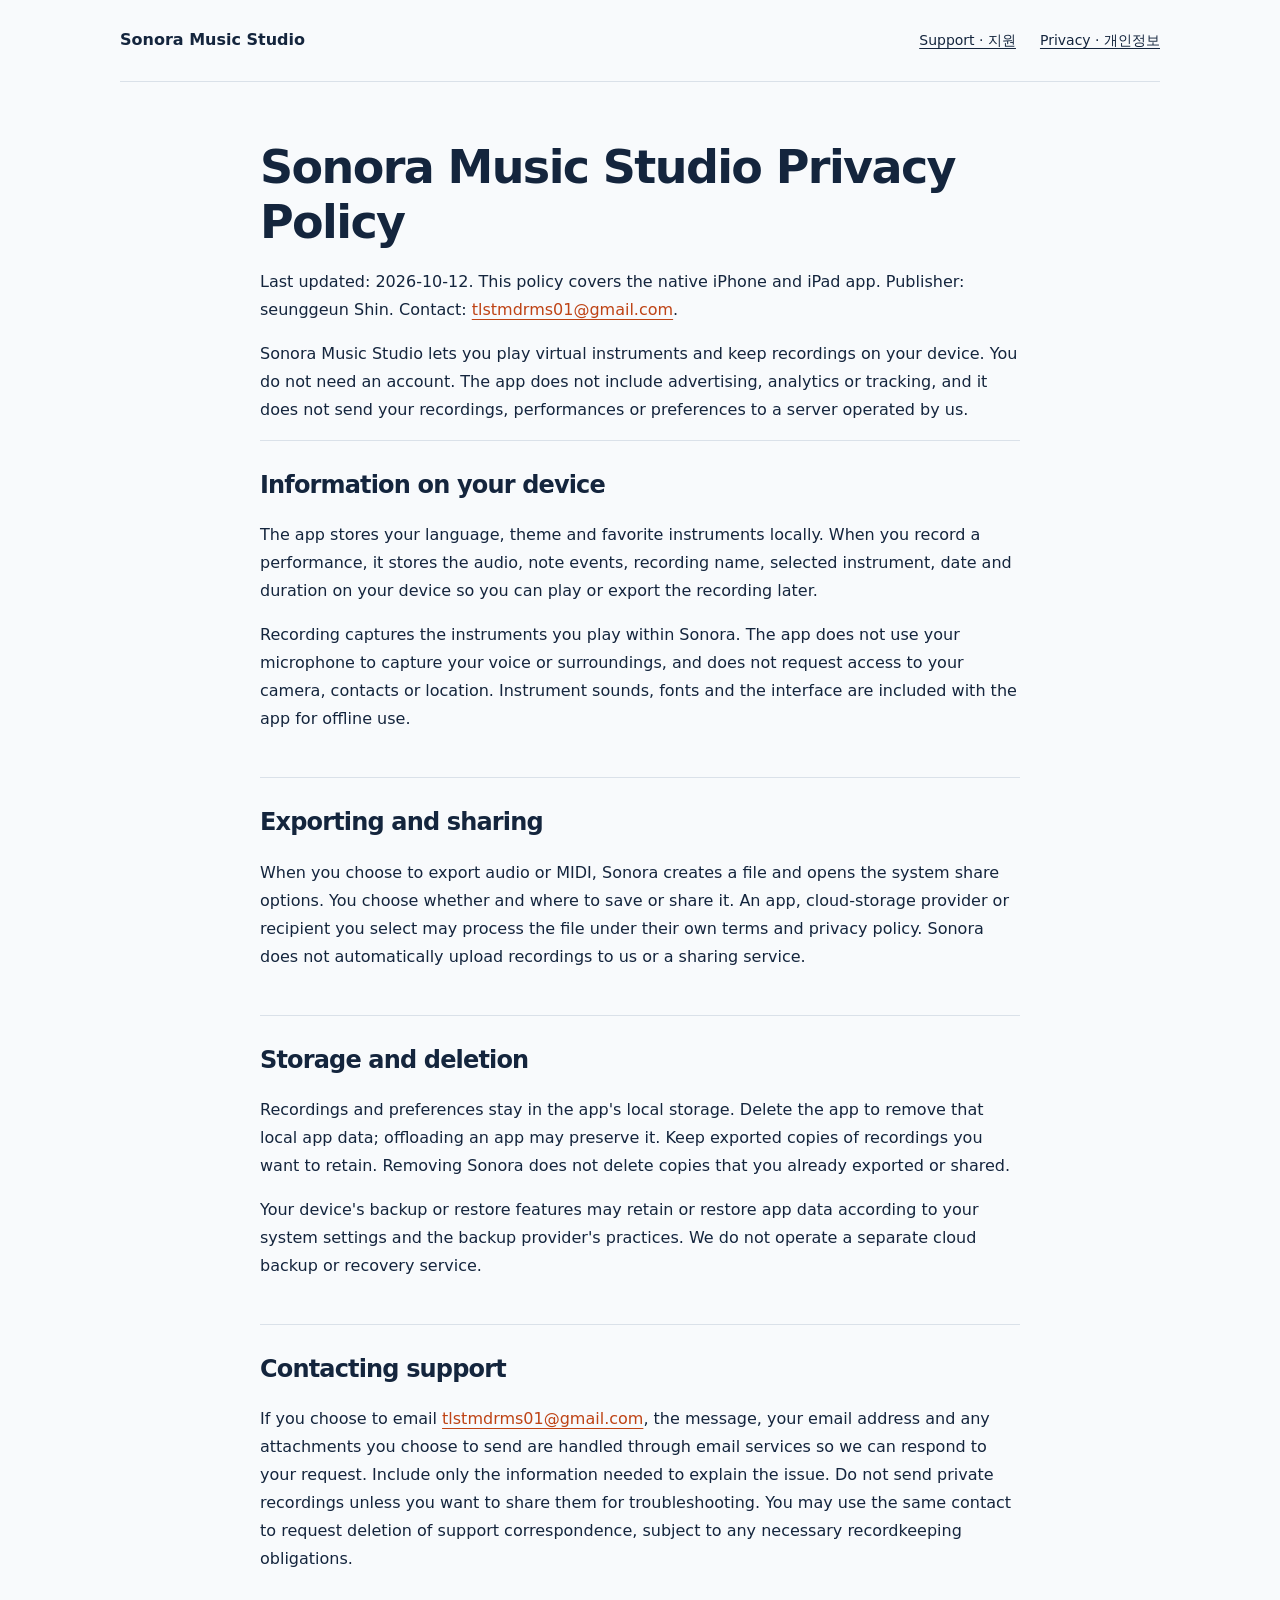
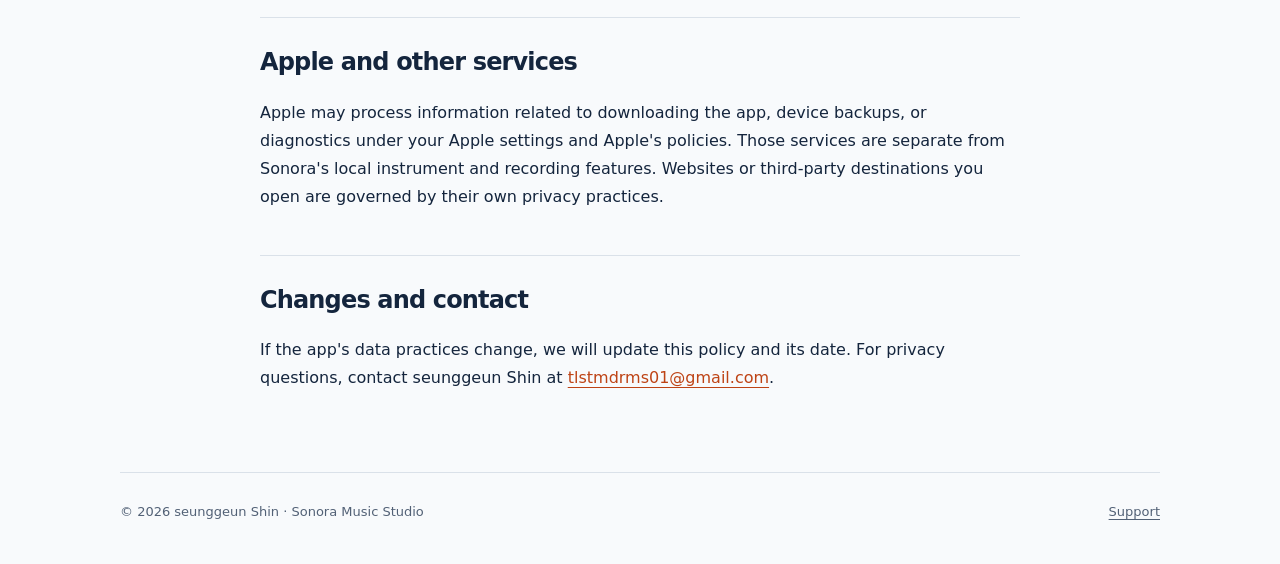
<file: sonora/privacy.html>
<!doctype html>
<html lang="en">
<head><meta charset="utf-8"><meta name="viewport" content="width=device-width,initial-scale=1"><meta name="description" content="Sonora Music Studio privacy policy for iPhone and iPad."><title>Privacy Policy — Sonora Music Studio</title><link rel="stylesheet" href="../style.css"></head>
<body><a class="skip" href="#main">Skip to content</a><header><a class="brand" href="./">Sonora Music Studio</a><nav aria-label="Support navigation"><a href="./">Support · 지원</a><a href="privacy.html" aria-current="page">Privacy · 개인정보</a></nav></header><main id="main" class="document">
<h1>Sonora Music Studio Privacy Policy</h1>
<p>Last updated: 2026-10-12. This policy covers the native iPhone and iPad app. Publisher: seunggeun Shin. Contact: <a href="mailto:tlstmdrms01@gmail.com">tlstmdrms01@gmail.com</a>.</p>
<p>Sonora Music Studio lets you play virtual instruments and keep recordings on your device. You do not need an account. The app does not include advertising, analytics or tracking, and it does not send your recordings, performances or preferences to a server operated by us.</p>
<section><h2>Information on your device</h2>
<p>The app stores your language, theme and favorite instruments locally. When you record a performance, it stores the audio, note events, recording name, selected instrument, date and duration on your device so you can play or export the recording later.</p>
<p>Recording captures the instruments you play within Sonora. The app does not use your microphone to capture your voice or surroundings, and does not request access to your camera, contacts or location. Instrument sounds, fonts and the interface are included with the app for offline use.</p>
</section>
<section><h2>Exporting and sharing</h2>
<p>When you choose to export audio or MIDI, Sonora creates a file and opens the system share options. You choose whether and where to save or share it. An app, cloud-storage provider or recipient you select may process the file under their own terms and privacy policy. Sonora does not automatically upload recordings to us or a sharing service.</p>
</section>
<section><h2>Storage and deletion</h2>
<p>Recordings and preferences stay in the app's local storage. Delete the app to remove that local app data; offloading an app may preserve it. Keep exported copies of recordings you want to retain. Removing Sonora does not delete copies that you already exported or shared.</p>
<p>Your device's backup or restore features may retain or restore app data according to your system settings and the backup provider's practices. We do not operate a separate cloud backup or recovery service.</p>
</section>
<section><h2>Contacting support</h2>
<p>If you choose to email <a href="mailto:tlstmdrms01@gmail.com">tlstmdrms01@gmail.com</a>, the message, your email address and any attachments you choose to send are handled through email services so we can respond to your request. Include only the information needed to explain the issue. Do not send private recordings unless you want to share them for troubleshooting. You may use the same contact to request deletion of support correspondence, subject to any necessary recordkeeping obligations.</p>
</section>
<section><h2>Apple and other services</h2>
<p>Apple may process information related to downloading the app, device backups, or diagnostics under your Apple settings and Apple's policies. Those services are separate from Sonora's local instrument and recording features. Websites or third-party destinations you open are governed by their own privacy practices.</p>
</section>
<section><h2>Changes and contact</h2>
<p>If the app's data practices change, we will update this policy and its date. For privacy questions, contact seunggeun Shin at <a href="mailto:tlstmdrms01@gmail.com">tlstmdrms01@gmail.com</a>.</p>
</section>

</main><footer><span>© 2026 seunggeun Shin · Sonora Music Studio</span><a href="./">Support</a></footer></body></html>
</file>
<file: style.css>
:root{color-scheme:light;--paper:#f8fafc;--ink:#14253d;--muted:#526176;--line:#dae1e9;--accent:#be4315;--white:#fff;font-family:ui-sans-serif,system-ui,-apple-system,BlinkMacSystemFont,"Segoe UI",sans-serif;font-synthesis:none}*{box-sizing:border-box}body{margin:0;background:var(--paper);color:var(--ink);line-height:1.75}a{color:var(--accent);text-underline-offset:.22em}a:hover{text-decoration-thickness:2px}a:focus-visible,summary:focus-visible{outline:3px solid #25818d;outline-offset:5px;border-radius:3px}header,main,footer{width:min(1040px,calc(100% - 48px));margin:auto}header{display:flex;align-items:center;justify-content:space-between;gap:24px;padding:28px 0;border-bottom:1px solid var(--line)}.brand{display:flex;align-items:center;gap:12px;color:var(--ink);font-weight:750;text-decoration:none;line-height:1.35}.brand img{width:44px;height:44px;border-radius:12px}nav{display:flex;gap:24px;flex-wrap:wrap}nav a{color:var(--ink);font-size:14px}.hero{display:grid;grid-template-columns:1fr 280px;gap:72px;align-items:center;padding:80px 0 64px}.hero-icon{display:block;width:100%;height:auto;border-radius:52px;box-shadow:0 8px 24px #14253d16}.hero h1{font-size:clamp(36px,5vw,58px);line-height:1.15;letter-spacing:-.045em;max-width:12em;word-break:keep-all;margin:0 0 24px}.hero p{max-width:34em;color:var(--muted);font-size:18px;margin:12px 0}.actions{display:flex;gap:14px;flex-wrap:wrap;margin-top:28px}.button{display:inline-flex;align-items:center;justify-content:center;min-height:48px;padding:9px 20px;border:1px solid var(--ink);border-radius:9px;font-weight:650;color:var(--ink);text-decoration:none}.button.primary{background:var(--ink);color:var(--white)}section{padding:36px 0;border-top:1px solid var(--line)}h2{font-size:28px;line-height:1.35;letter-spacing:-.035em;margin:0 0 20px;word-break:keep-all}h3{font-size:18px;line-height:1.45;margin:26px 0 10px}p{margin:0 0 16px}.features{display:grid;grid-template-columns:repeat(3,1fr);gap:40px}.features h3{margin-top:0}.features p,.note{color:var(--muted)}.document{max-width:760px;padding-top:58px;padding-bottom:36px}.document h1{font-size:clamp(30px,5vw,46px);line-height:1.2;letter-spacing:-.035em;word-break:keep-all;margin:0 0 18px}.document section{padding:28px 0}.document section h2{font-size:24px}.contact{background:var(--white);border:1px solid var(--line);border-radius:14px;padding:24px;margin:28px 0;overflow-wrap:anywhere}.contact p:last-child{margin-bottom:0}details{border-bottom:1px solid var(--line);padding:18px 0}summary{cursor:pointer;font-weight:650;min-height:30px}details p{margin:14px 0 4px;color:var(--muted)}ul{padding-left:23px}li{margin-bottom:8px}footer{display:flex;justify-content:space-between;gap:20px;flex-wrap:wrap;padding:28px 0 40px;border-top:1px solid var(--line);font-size:13px;color:var(--muted)}footer a{color:var(--muted)}.skip{position:absolute;top:-100px;left:20px;padding:10px 18px;background:var(--white)}.skip:focus{top:12px}html{scroll-padding-top:24px}@media(max-width:700px){header,main,footer{width:calc(100% - 36px)}header{align-items:flex-start;gap:16px;padding:20px 0;flex-direction:column}nav{gap:20px}.hero{grid-template-columns:1fr;gap:32px;padding:44px 0}.hero-icon{width:156px;grid-row:1;border-radius:32px}.hero h1{font-size:clamp(28px,8.8vw,36px)}.hero p{font-size:16px}.features{grid-template-columns:1fr;gap:20px}.document{padding-top:36px}section{padding:28px 0}.contact{padding:20px}.actions .button{flex:1;font-size:14px;white-space:nowrap;padding-inline:14px}}@media(prefers-reduced-motion:reduce){html{scroll-behavior:auto}}
</file>
